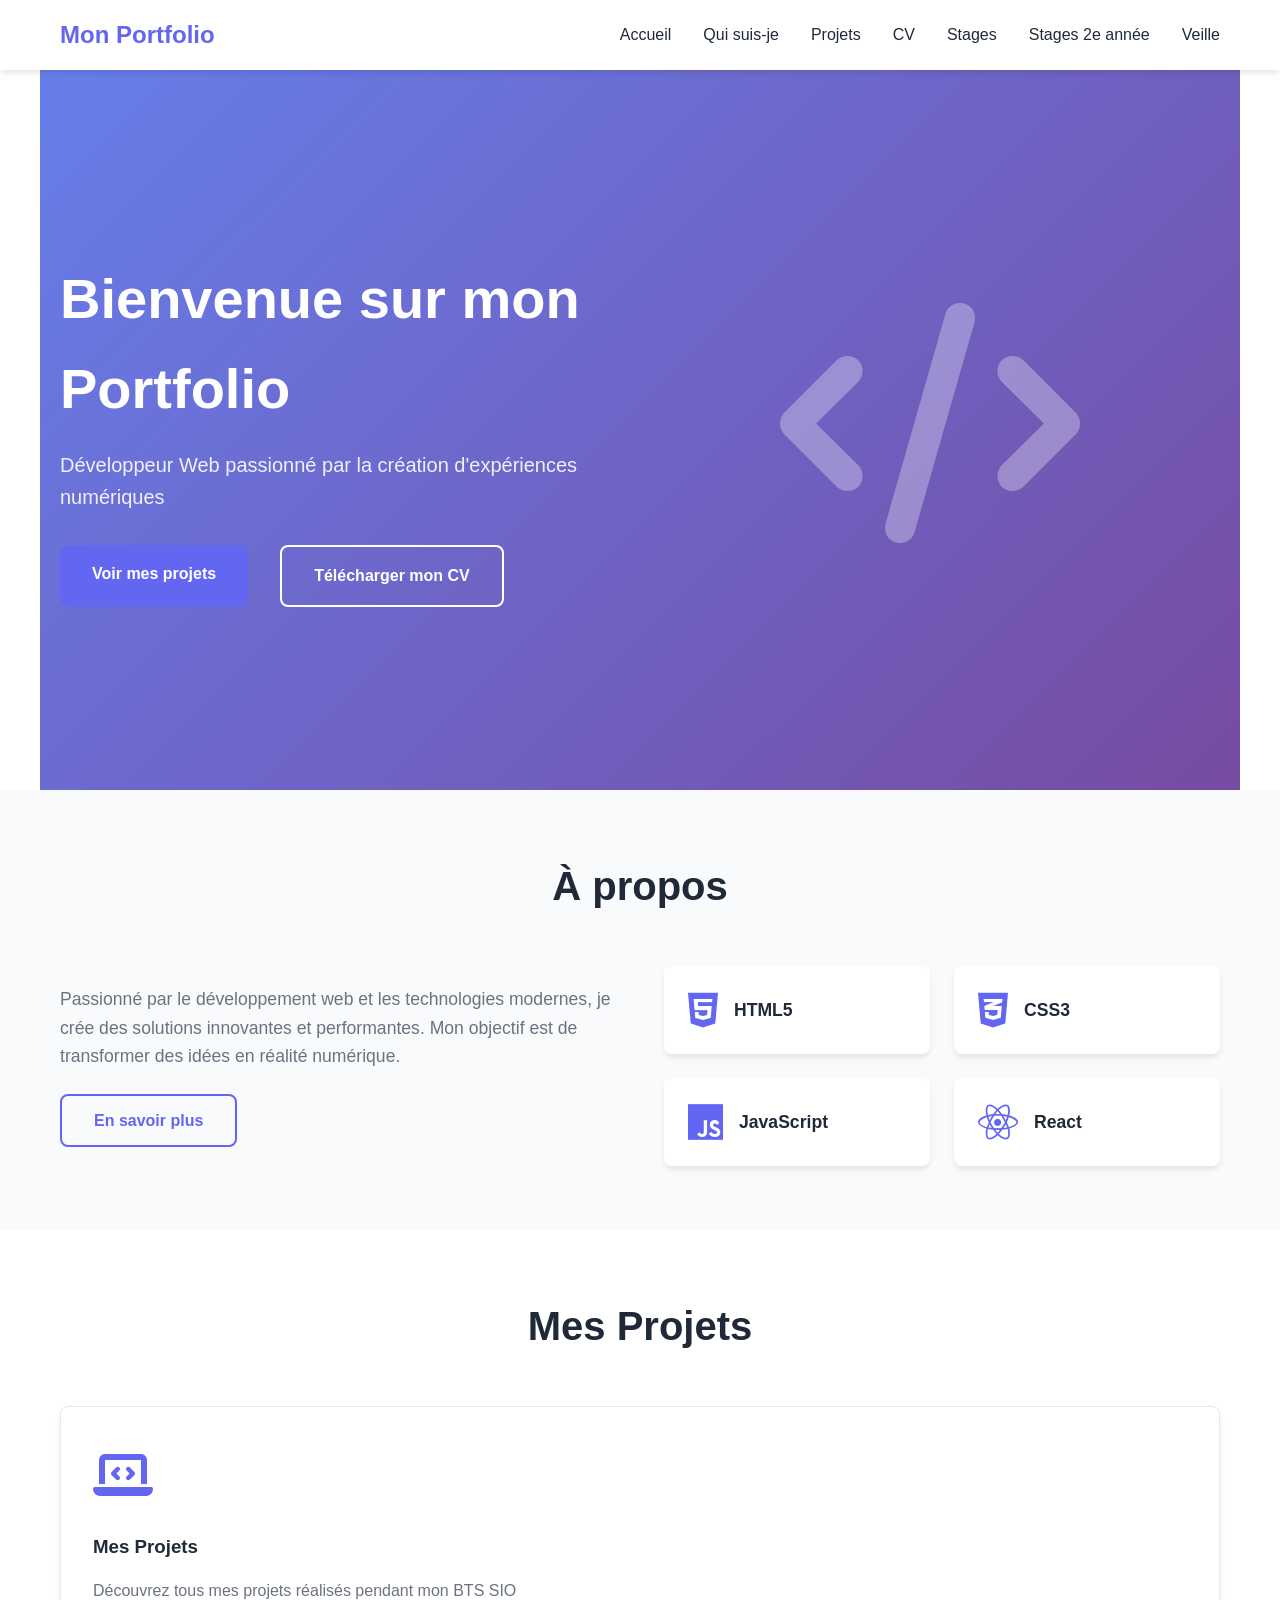
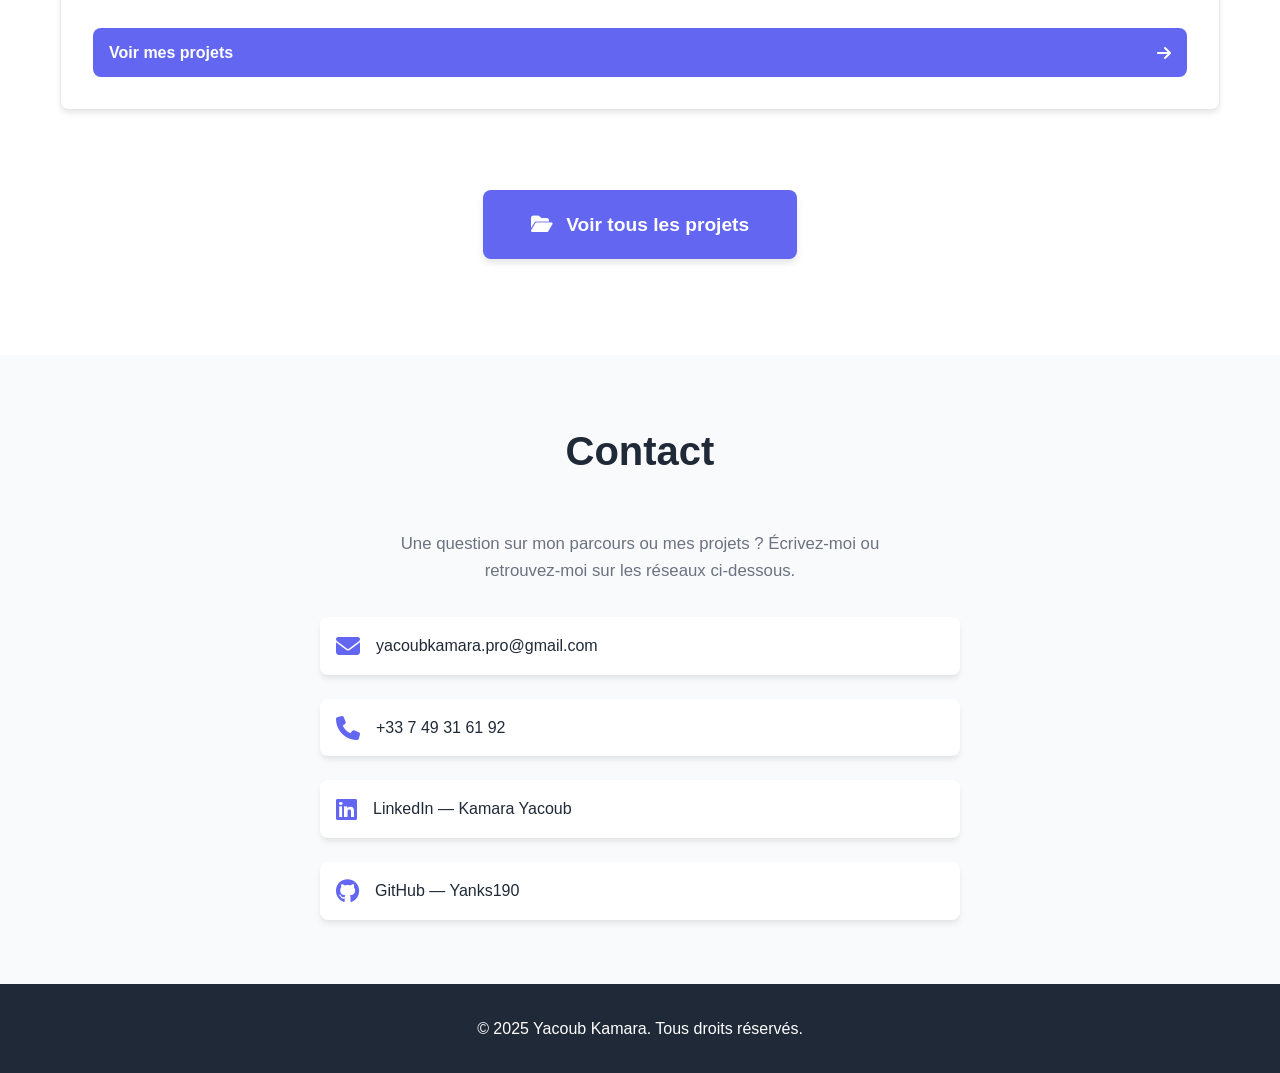
<file: index.html>
<!DOCTYPE html>
<html lang="fr">
<head>
    <meta charset="UTF-8">
    <meta name="viewport" content="width=device-width, initial-scale=1.0">
    <meta name="description" content="Portfolio professionnel - Développeur Web">
    <title>Portfolio - Accueil</title>
    <link rel="stylesheet" href="css/style.css">
    <link rel="stylesheet" href="https://cdnjs.cloudflare.com/ajax/libs/font-awesome/6.4.0/css/all.min.css">
</head>
<body>
    <!-- Navigation -->
    <div id="navbar-placeholder"></div>

    <!-- Hero Section -->
    <section class="hero">
        <div class="hero-content">
            <h1 class="hero-title">Bienvenue sur mon Portfolio</h1>
            <p class="hero-subtitle">Développeur Web passionné par la création d'expériences numériques</p>
            <div class="hero-buttons">
                <a href="projets.html" class="btn btn-primary" style="display: inline-block; padding: 1rem 2rem; background-color: #6366f1; color: white; text-decoration: none; border-radius: 0.5rem; font-weight: 600; margin-right: 1rem;">Voir mes projets</a>
                <a href="images/CV.pdf" download="CV.pdf" class="btn btn-secondary" style="display: inline-block; padding: 1rem 2rem; background-color: transparent; color: white; text-decoration: none; border: 2px solid white; border-radius: 0.5rem; font-weight: 600;">Télécharger mon CV</a>
            </div>
        </div>
        <div class="hero-image">
            <div class="hero-illustration">
                <i class="fas fa-code"></i>
            </div>
        </div>
    </section>

    <!-- About Section -->
    <section class="about" id="about">
        <div class="container">
            <h2 class="section-title">À propos</h2>
            <div class="about-content">
                <div class="about-text">
                    <p>
                        Passionné par le développement web et les technologies modernes, 
                        je crée des solutions innovantes et performantes. Mon objectif est 
                        de transformer des idées en réalité numérique.
                    </p>
                    <a href="quiestce.html" class="btn btn-outline">En savoir plus</a>
                </div>
                <div class="about-skills">
                    <div class="skill-item">
                        <i class="fab fa-html5"></i>
                        <span>HTML5</span>
                    </div>
                    <div class="skill-item">
                        <i class="fab fa-css3-alt"></i>
                        <span>CSS3</span>
                    </div>
                    <div class="skill-item">
                        <i class="fab fa-js"></i>
                        <span>JavaScript</span>
                    </div>
                    <div class="skill-item">
                        <i class="fab fa-react"></i>
                        <span>React</span>
                    </div>
                </div>
            </div>
        </div>
    </section>

    <!-- Projects Preview -->
    <section class="projects-preview" id="projects">
        <div class="container">
            <h2 class="section-title">Mes Projets</h2>
            <div class="projects-grid">
                <a href="projets.html" class="project-card-link">
                    <div class="project-card">
                        <div class="project-icon">
                            <i class="fas fa-laptop-code"></i>
                        </div>
                        <h3>Mes Projets</h3>
                        <p>Découvrez tous mes projets réalisés pendant mon BTS SIO</p>
                        <div class="project-link-btn" style="margin-top: auto; padding: 0.75rem 1rem; background-color: #6366f1; color: white; border-radius: 0.5rem; font-weight: 600; display: flex; align-items: center; justify-content: space-between;">
                            <span>Voir mes projets</span>
                            <i class="fas fa-arrow-right"></i>
                        </div>
                    </div>
                </a>
            </div>
            <div class="text-center" style="margin-top: 3rem; padding: 2rem 0;">
                <a href="projets.html" class="btn btn-primary" style="display: inline-block; font-size: 1.2rem; padding: 1.2rem 3rem; background-color: #6366f1; color: white; text-decoration: none; border-radius: 0.5rem; font-weight: 600; box-shadow: 0 4px 6px rgba(0,0,0,0.1);">
                    <i class="fas fa-folder-open" style="margin-right: 0.5rem;"></i>
                    Voir tous les projets
                </a>
            </div>
        </div>
    </section>

    <!-- Contact Section -->
    <section class="contact" id="contact">
        <div class="container">
            <h2 class="section-title">Contact</h2>
            <p class="contact-intro">Une question sur mon parcours ou mes projets ? Écrivez-moi ou retrouvez-moi sur les réseaux ci-dessous.</p>
            <div class="contact-content">
                <div class="contact-info">
                    <div class="contact-item">
                        <i class="fas fa-envelope"></i>
                        <a href="mailto:yacoubkamara.pro@gmail.com">yacoubkamara.pro@gmail.com</a>
                    </div>
                    <div class="contact-item">
                        <i class="fas fa-phone"></i>
                        <a href="tel:+33749316192">+33 7 49 31 61 92</a>
                    </div>
                    <div class="contact-item">
                        <i class="fab fa-linkedin"></i>
                        <a href="https://www.linkedin.com/in/yacoub-kamara/" target="_blank" rel="noopener noreferrer">LinkedIn — Kamara Yacoub</a>
                    </div>
                    <div class="contact-item">
                        <i class="fab fa-github"></i>
                        <a href="https://github.com/Yanks190" target="_blank" rel="noopener noreferrer">GitHub — Yanks190</a>
                    </div>
                </div>
            </div>
        </div>
    </section>

    <!-- Footer -->
    <footer class="footer">
        <div class="container">
            <p>&copy; 2025 Yacoub Kamara. Tous droits réservés.</p>
        </div>
    </footer>

    <script src="js/navbar.js"></script>
    <script src="js/main.js"></script>
</body>
</html>
</file>
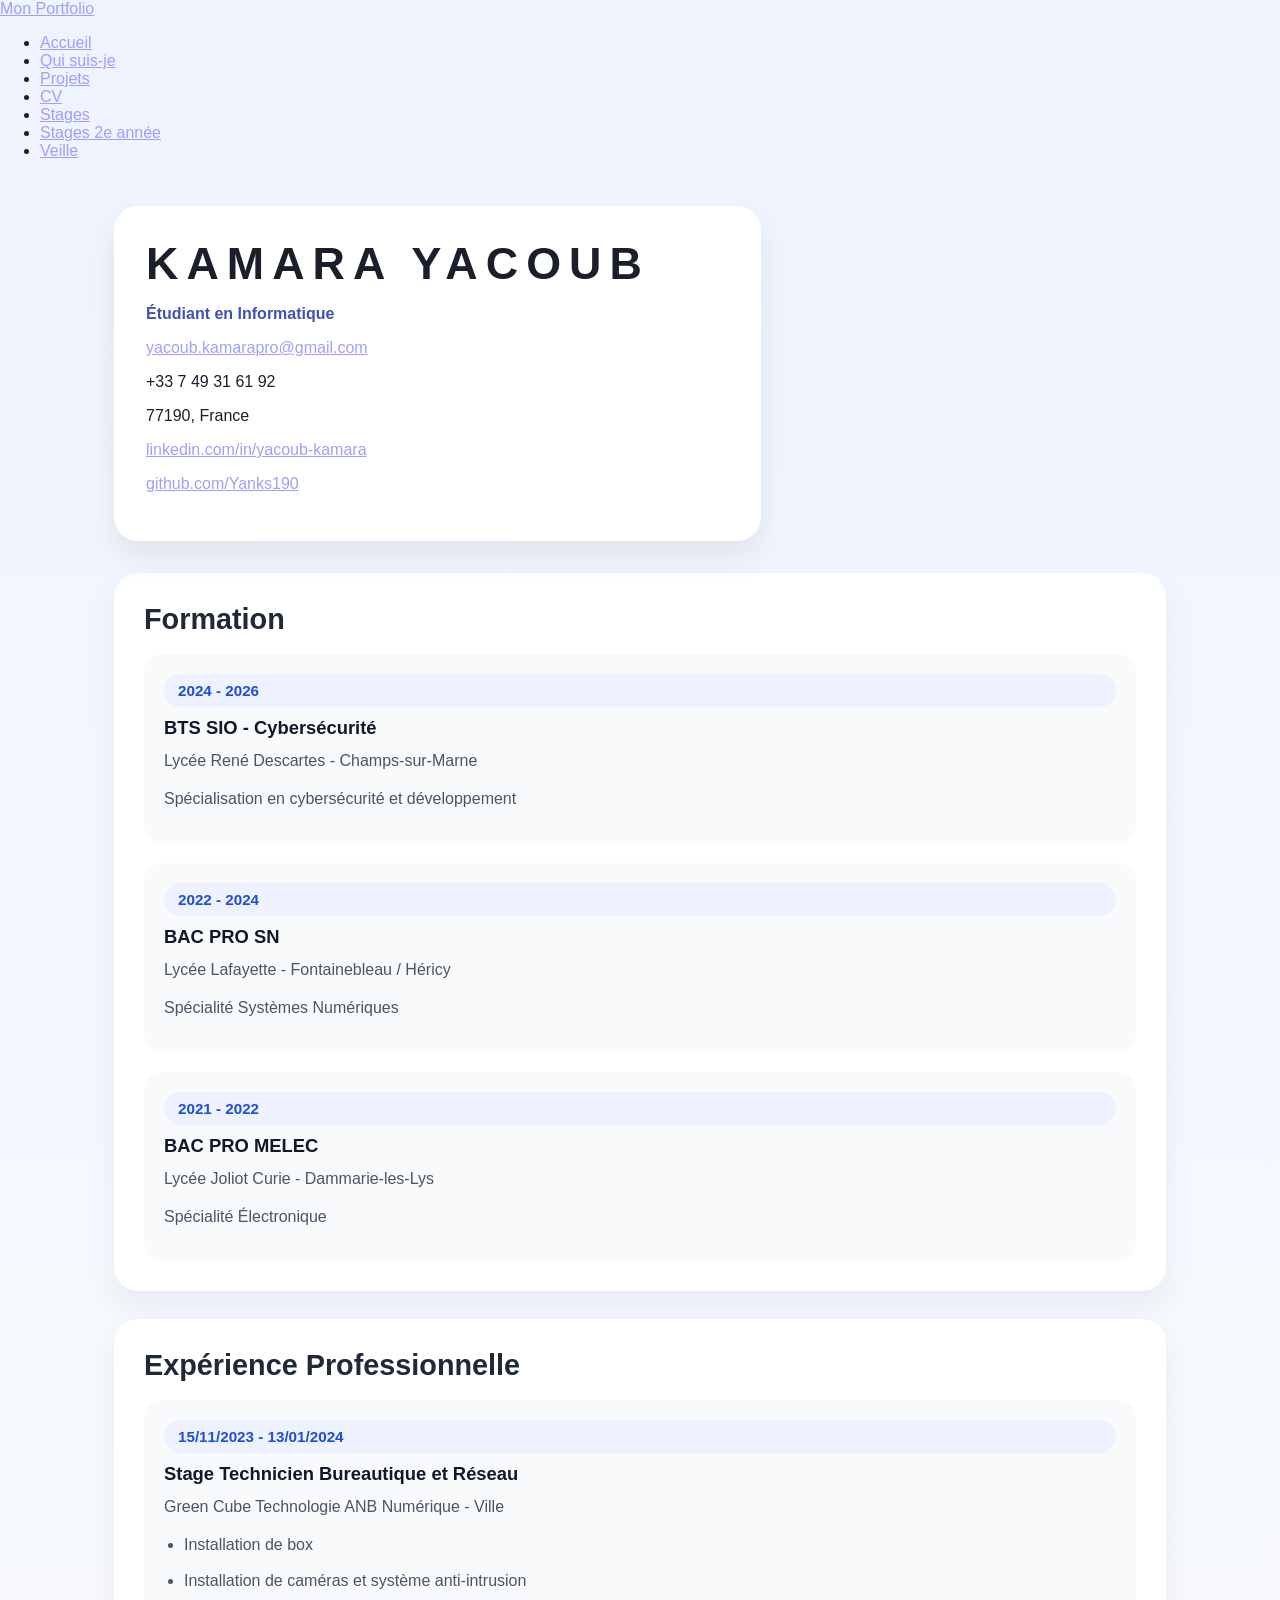
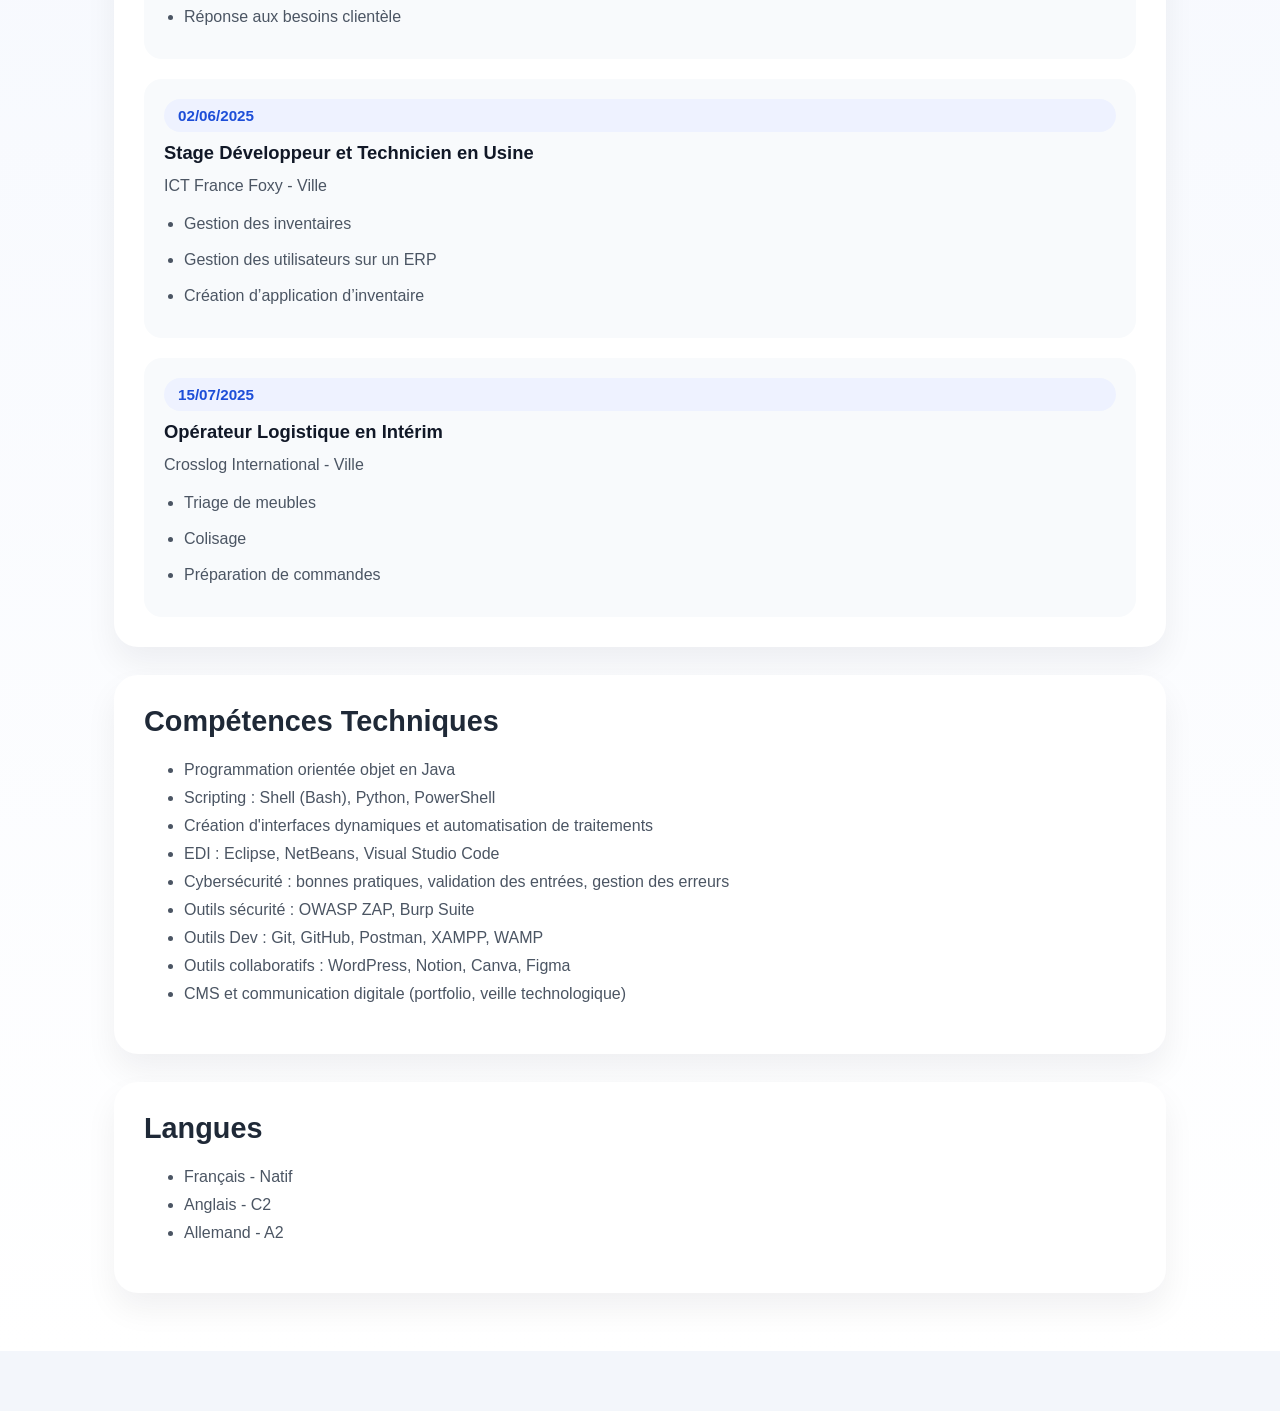
<file: cv.html>
<!DOCTYPE html>
<html lang="fr">
<head>
  <meta charset="UTF-8" />
  <meta name="viewport" content="width=device-width, initial-scale=1" />
  <title>CV - KAMARA Yacoub</title>
  <link rel="stylesheet" href="css/cv.css">
  <link rel="stylesheet" href="https://cdnjs.cloudflare.com/ajax/libs/font-awesome/6.4.0/css/all.min.css" integrity="sha512-p1CmS7D3TUA8iEOvV+lB9d9q3Z6A8EVwMO8+0jXqfJ0HdXoFk7cH/HeIn8sXK4j1nocjA3T4f6gM1kEO5zYGqQ==" crossorigin="anonymous" referrerpolicy="no-referrer" />
</head>
<body>
  <div id="navbar-placeholder"></div>
  <main class="cv-main" role="main">
    <header class="cv-hero">
      <div class="cv-intro">
        <h1>KAMARA Yacoub</h1>
        <p class="cv-subtitle">Étudiant en Informatique</p>
        <p><a href="mailto:yacoub.kamarapro@gmail.com">yacoub.kamarapro@gmail.com</a></p>
        <p>+33 7 49 31 61 92</p>
        <p>77190, France</p>
        <p><a href="https://www.linkedin.com/in/yacoub-kamara/" target="_blank">linkedin.com/in/yacoub-kamara</a></p>
        <p><a href="https://github.com/Yanks190" target="_blank">github.com/Yanks190</a></p>
      </div>
    </header>

    <section class="cv-section">
      <h2>Formation</h2>
      <div class="cv-timeline">
        <div class="cv-item">
          <span class="cv-date">2024 - 2026</span>
          <div>
            <h3>BTS SIO - Cybersécurité</h3>
            <p>Lycée René Descartes - Champs-sur-Marne</p>
            <p>Spécialisation en cybersécurité et développement</p>
          </div>
        </div>
        <div class="cv-item">
          <span class="cv-date">2022 - 2024</span>
          <div>
            <h3>BAC PRO SN</h3>
            <p>Lycée Lafayette - Fontainebleau / Héricy</p>
            <p>Spécialité Systèmes Numériques</p>
          </div>
        </div>
        <div class="cv-item">
          <span class="cv-date">2021 - 2022</span>
          <div>
            <h3>BAC PRO MELEC</h3>
            <p>Lycée Joliot Curie - Dammarie-les-Lys</p>
            <p>Spécialité Électronique</p>
          </div>
        </div>
      </div>
    </section>

    <section class="cv-section">
      <h2>Expérience Professionnelle</h2>
      <div class="cv-timeline">
        <div class="cv-item">
          <span class="cv-date">15/11/2023 - 13/01/2024</span>
          <div>
            <h3>Stage Technicien Bureautique et Réseau</h3>
            <p>Green Cube Technologie ANB Numérique - Ville</p>
            <ul>
              <li>Installation de box</li>
              <li>Installation de caméras et système anti-intrusion</li>
              <li>Réponse aux besoins clientèle</li>
            </ul>
          </div>
        </div>
        <div class="cv-item">
          <span class="cv-date">02/06/2025</span>
          <div>
            <h3>Stage Développeur et Technicien en Usine</h3>
            <p>ICT France Foxy - Ville</p>
            <ul>
              <li>Gestion des inventaires</li>
              <li>Gestion des utilisateurs sur un ERP</li>
              <li>Création d’application d’inventaire</li>
            </ul>
          </div>
        </div>
        <div class="cv-item">
          <span class="cv-date">15/07/2025</span>
          <div>
            <h3>Opérateur Logistique en Intérim</h3>
            <p>Crosslog International - Ville</p>
            <ul>
              <li>Triage de meubles</li>
              <li>Colisage</li>
              <li>Préparation de commandes</li>
            </ul>
          </div>
        </div>
      </div>
    </section>

    <section class="cv-section">
      <h2>Compétences Techniques</h2>
      <ul>
        <li>Programmation orientée objet en Java</li>
        <li>Scripting : Shell (Bash), Python, PowerShell</li>
        <li>Création d'interfaces dynamiques et automatisation de traitements</li>
        <li>EDI : Eclipse, NetBeans, Visual Studio Code</li>
        <li>Cybersécurité : bonnes pratiques, validation des entrées, gestion des erreurs</li>
        <li>Outils sécurité : OWASP ZAP, Burp Suite</li>
        <li>Outils Dev : Git, GitHub, Postman, XAMPP, WAMP</li>
        <li>Outils collaboratifs : WordPress, Notion, Canva, Figma</li>
        <li>CMS et communication digitale (portfolio, veille technologique)</li>
      </ul>
    </section>

    <section class="cv-section">
      <h2>Langues</h2>
      <ul>
        <li>Français - Natif</li>
        <li>Anglais - C2</li>
        <li>Allemand - A2</li>
      </ul>
    </section>

  </main>

  <script src="js/navbar.js"></script>
  <script src="js/main.js"></script>
</body>
</html>
</file>
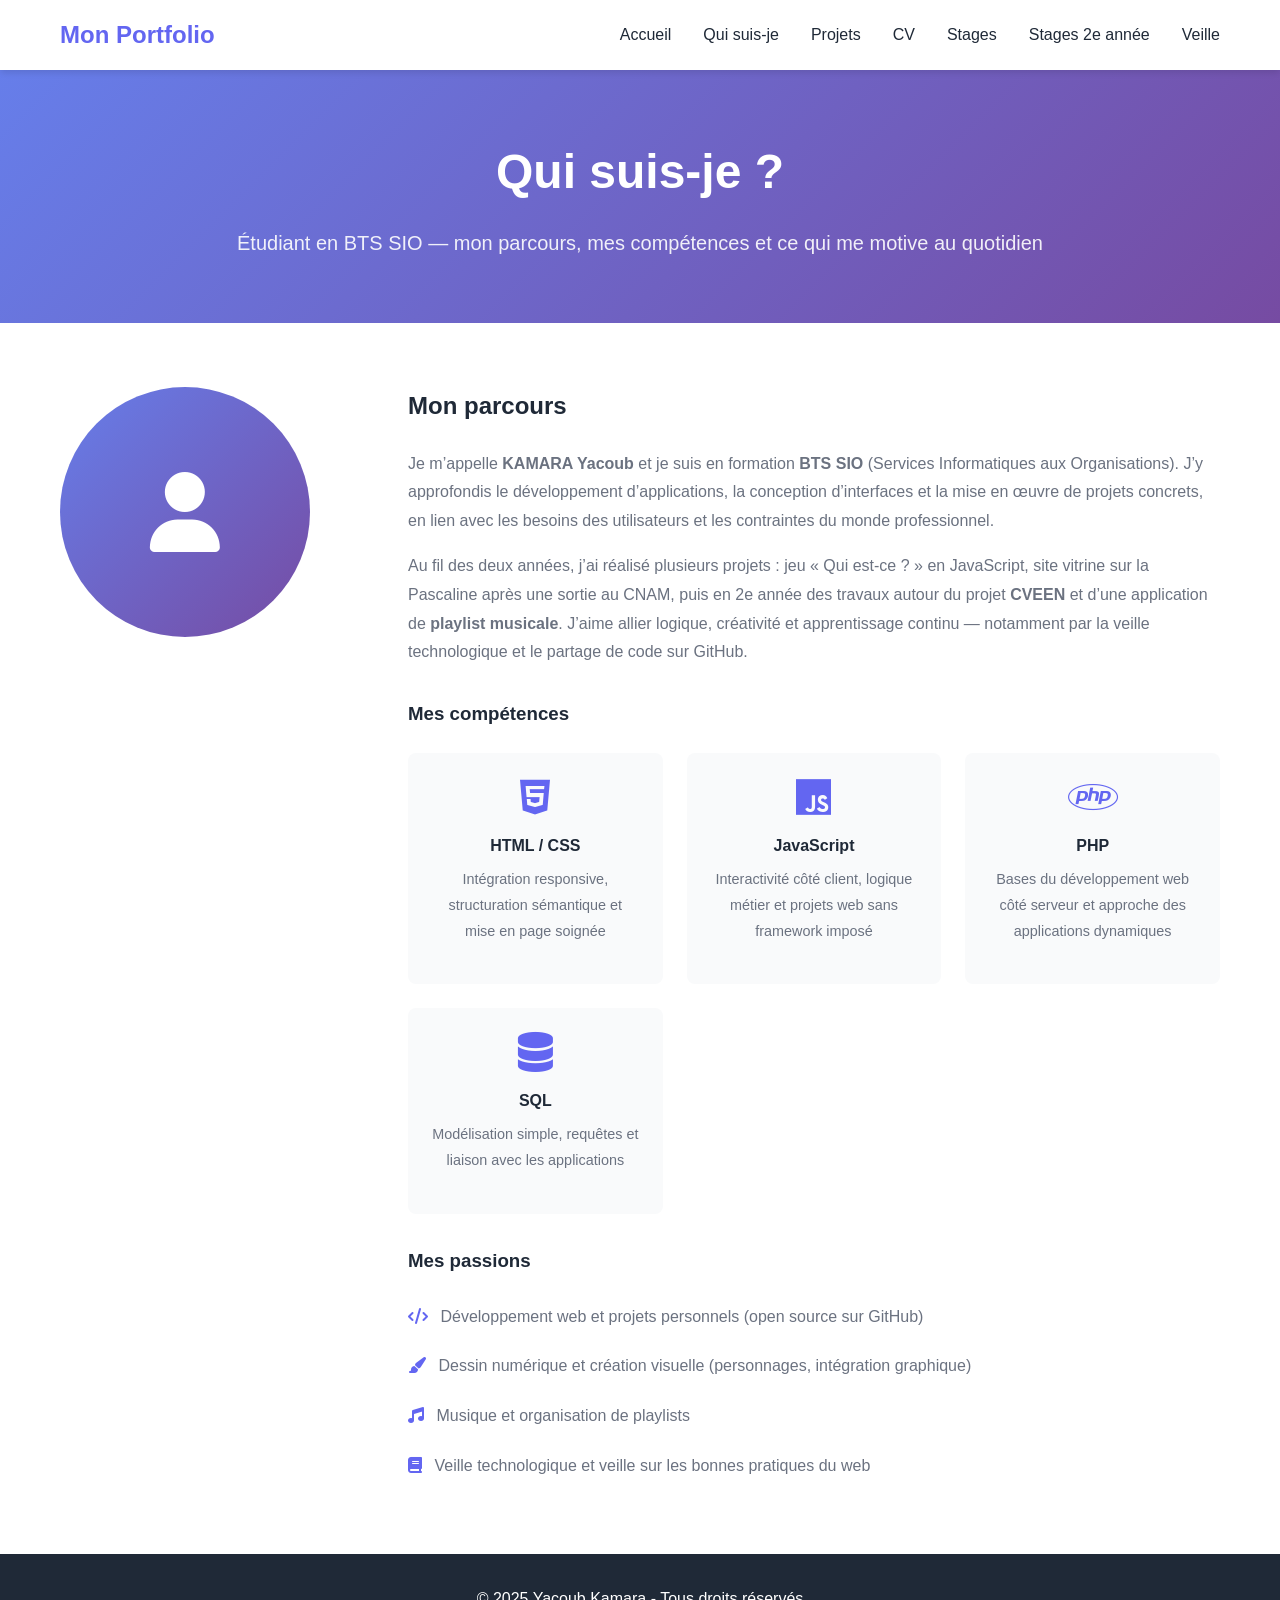
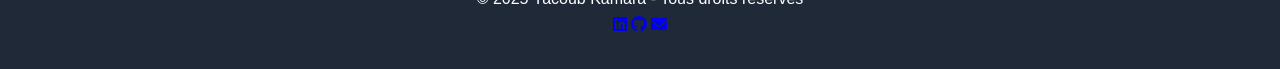
<file: quiestce.html>
<!DOCTYPE html>
<html lang="fr">
<head>
    <meta charset="UTF-8">
    <meta name="viewport" content="width=device-width, initial-scale=1.0">
    <meta name="description" content="Yacoub Kamara — parcours, compétences et passions">
    <title>Qui suis-je - Yacoub Kamara</title>
    <link rel="stylesheet" href="css/style.css">
    <link rel="stylesheet" href="https://cdnjs.cloudflare.com/ajax/libs/font-awesome/6.4.0/css/all.min.css">
</head>
<body>
    <!-- Navigation -->
    <div id="navbar-placeholder"></div>

    <!-- Page Header -->
    <section class="page-header">
        <div class="container">
            <h1>Qui suis-je ?</h1>
            <p>Étudiant en BTS SIO — mon parcours, mes compétences et ce qui me motive au quotidien</p>
        </div>
    </section>

    <!-- About Content -->
    <section class="about-page">
        <div class="container">
            <div class="about-layout">
                <div class="about-image">
                    <div class="profile-placeholder">
                        <i class="fas fa-user"></i>
                    </div>
                </div>
                <div class="about-details">
                    <h2>Mon parcours</h2>
                    <p>
                        Je m’appelle <strong>KAMARA Yacoub</strong> et je suis en formation <strong>BTS SIO</strong> (Services Informatiques aux Organisations).
                        J’y approfondis le développement d’applications, la conception d’interfaces et la mise en œuvre de projets concrets,
                        en lien avec les besoins des utilisateurs et les contraintes du monde professionnel.
                    </p>
                    <p>
                        Au fil des deux années, j’ai réalisé plusieurs projets : jeu « Qui est-ce ? » en JavaScript, site vitrine sur la Pascaline après une sortie au CNAM,
                        puis en 2e année des travaux autour du projet <strong>CVEEN</strong> et d’une application de <strong>playlist musicale</strong>.
                        J’aime allier logique, créativité et apprentissage continu — notamment par la veille technologique et le partage de code sur GitHub.
                    </p>

                    <h3>Mes compétences</h3>
                    <div class="skills-grid">
                        <div class="skill-card">
                            <i class="fab fa-html5"></i>
                            <h4>HTML / CSS</h4>
                            <p>Intégration responsive, structuration sémantique et mise en page soignée</p>
                        </div>
                        <div class="skill-card">
                            <i class="fab fa-js"></i>
                            <h4>JavaScript</h4>
                            <p>Interactivité côté client, logique métier et projets web sans framework imposé</p>
                        </div>
                        <div class="skill-card">
                            <i class="fab fa-php"></i>
                            <h4>PHP</h4>
                            <p>Bases du développement web côté serveur et approche des applications dynamiques</p>
                        </div>
                        <div class="skill-card">
                            <i class="fas fa-database"></i>
                            <h4>SQL</h4>
                            <p>Modélisation simple, requêtes et liaison avec les applications</p>
                        </div>
                    </div>

                    <h3>Mes passions</h3>
                    <ul class="passions-list">
                        <li><i class="fas fa-code"></i> Développement web et projets personnels (open source sur GitHub)</li>
                        <li><i class="fas fa-paint-brush"></i> Dessin numérique et création visuelle (personnages, intégration graphique)</li>
                        <li><i class="fas fa-music"></i> Musique et organisation de playlists</li>
                        <li><i class="fas fa-book"></i> Veille technologique et veille sur les bonnes pratiques du web</li>
                    </ul>
                </div>
            </div>
        </div>
    </section>

    <!-- Footer -->
    <footer class="footer">
        <p>&copy; 2025 Yacoub Kamara - Tous droits réservés</p>
        <div class="social-links">
            <a href="https://www.linkedin.com/in/yacoub-kamara/" target="_blank" rel="noopener noreferrer" aria-label="LinkedIn Kamara Yacoub"><i class="fab fa-linkedin"></i></a>
            <a href="https://github.com/Yanks190" target="_blank" rel="noopener noreferrer" aria-label="GitHub Yanks190"><i class="fab fa-github"></i></a>
            <a href="mailto:yacoubkamara.pro@gmail.com" aria-label="Email"><i class="fas fa-envelope"></i></a>
        </div>
    </footer>

    <script src="js/navbar.js"></script>
    <script src="js/main.js"></script>
</body>
</html>
</file>
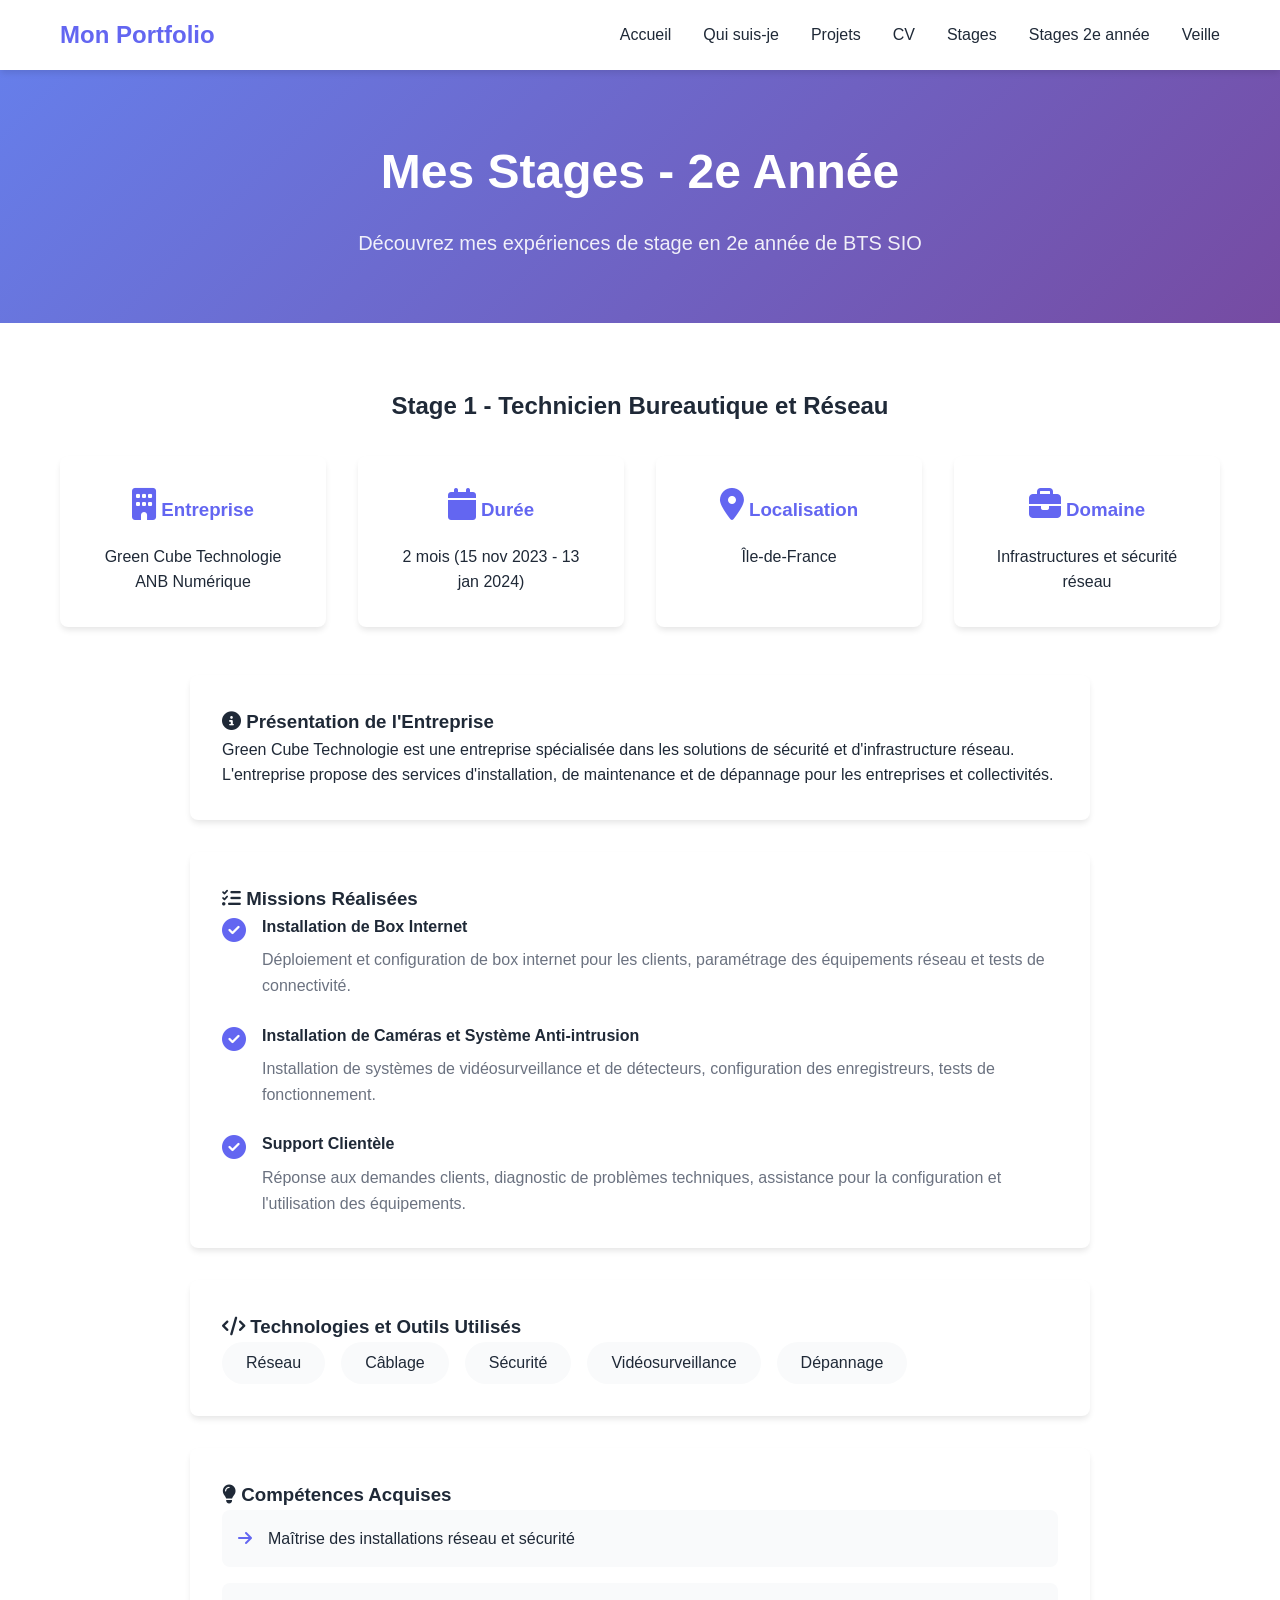
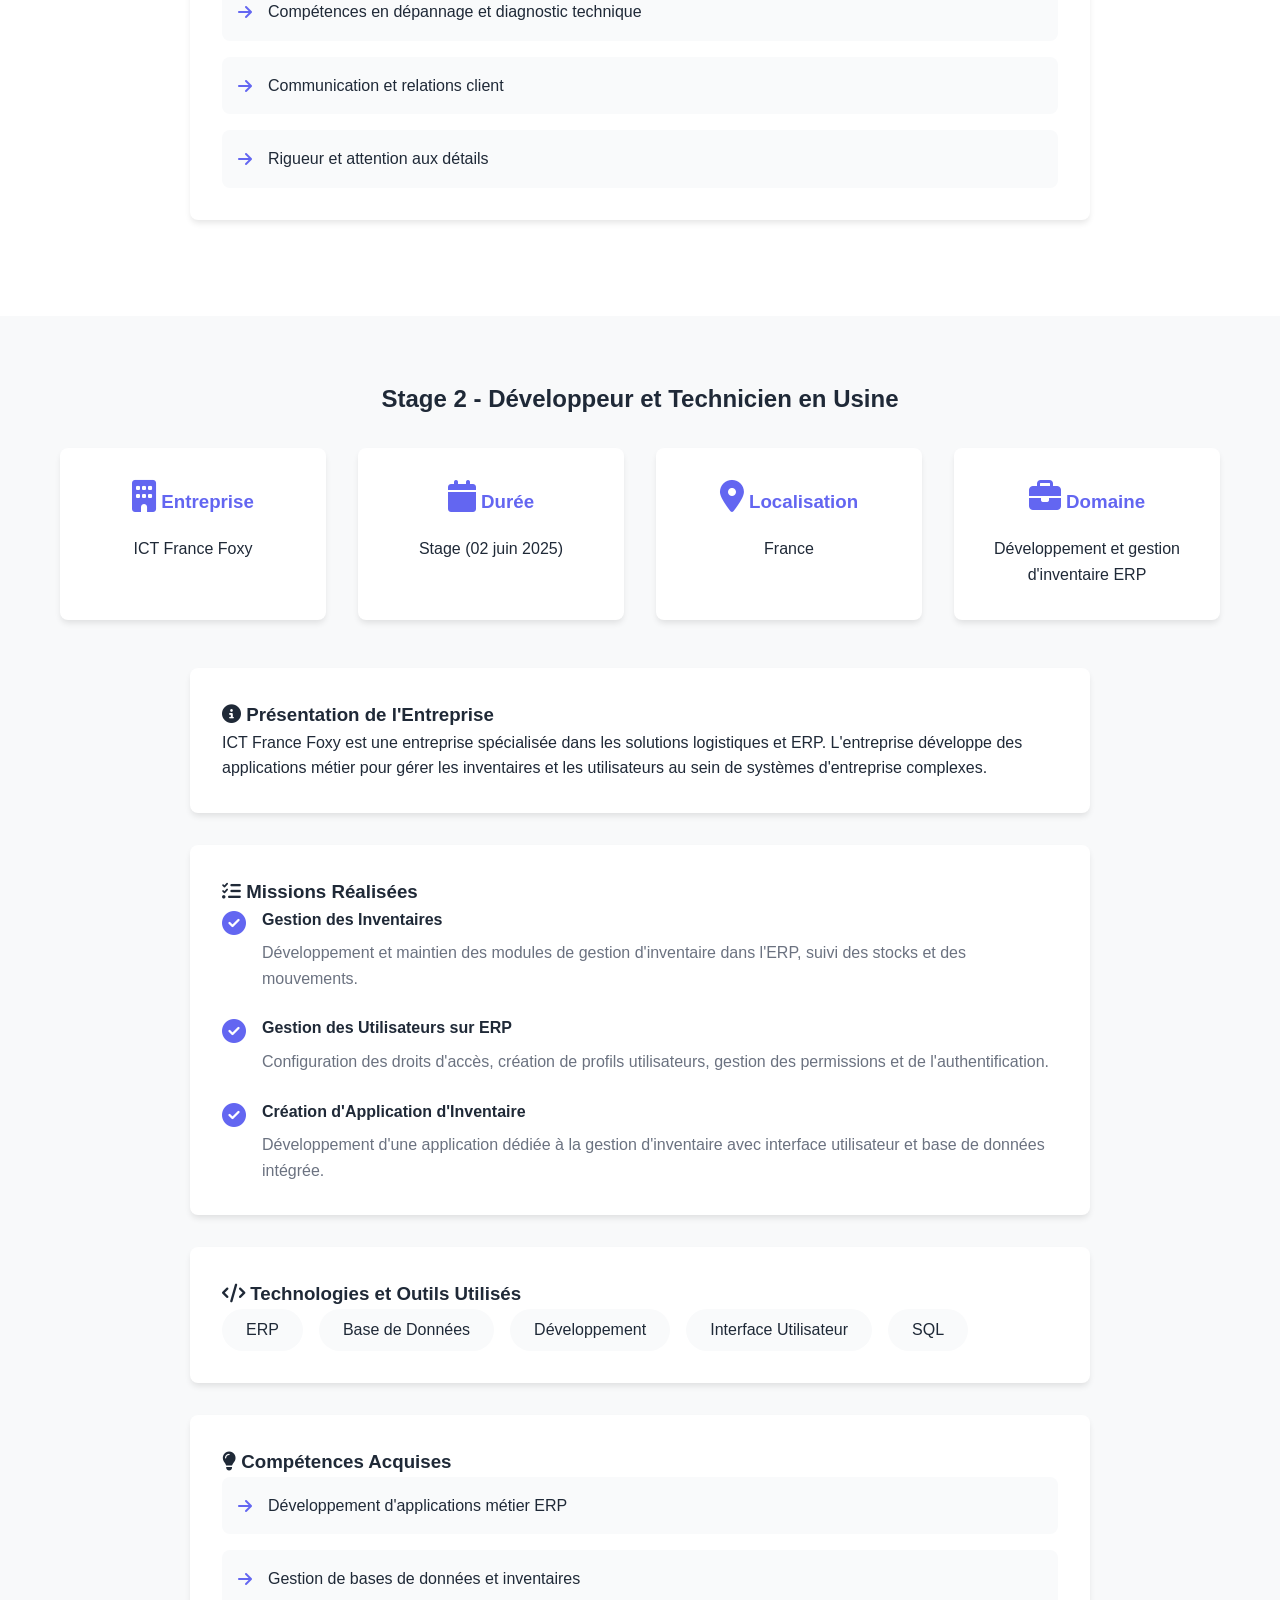
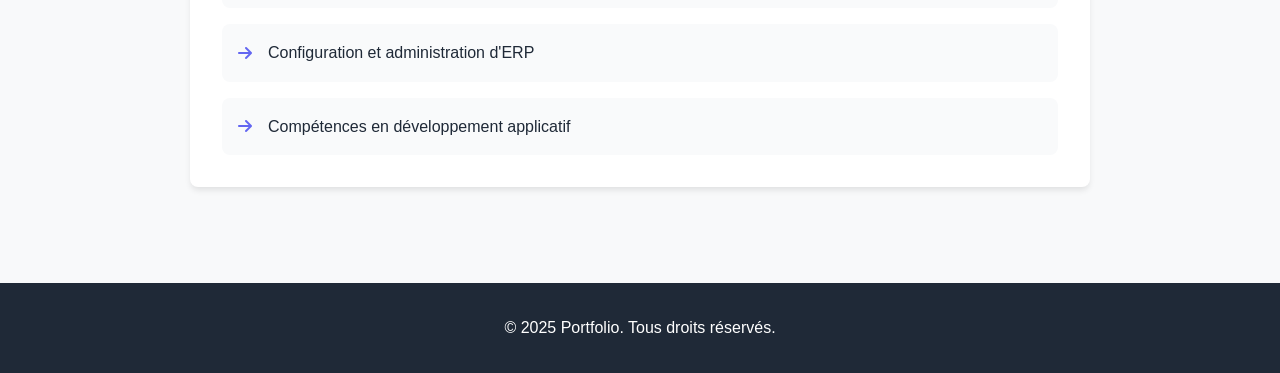
<file: stage-2eme-annee.html>
<!DOCTYPE html>
<html lang="fr">
<head>
    <meta charset="UTF-8">
    <meta name="viewport" content="width=device-width, initial-scale=1.0">
    <meta name="description" content="Stage 2e année - Portfolio">
    <title>Stage 2e Année - Portfolio</title>
    <link rel="stylesheet" href="css/style.css">
    <link rel="stylesheet" href="https://cdnjs.cloudflare.com/ajax/libs/font-awesome/6.4.0/css/all.min.css">
</head>
<body>
    <!-- Navigation -->
    <div id="navbar-placeholder"></div>

    <!-- Page Header -->
    <section class="page-header">
        <div class="container">
            <h1>Mes Stages - 2e Année</h1>
            <p>Découvrez mes expériences de stage en 2e année de BTS SIO</p>
        </div>
    </section>

    <!-- Stage 1 Content -->
    <section class="stage-section">
        <div class="container">
            <h2 style="text-align: center; margin-bottom: 30px;">Stage 1 - Technicien Bureautique et Réseau</h2>
            
            <div class="stage-overview">
                <div class="stage-info-card">
                    <h3><i class="fas fa-building"></i> Entreprise</h3>
                    <p>Green Cube Technologie ANB Numérique</p>
                </div>
                <div class="stage-info-card">
                    <h3><i class="fas fa-calendar"></i> Durée</h3>
                    <p>2 mois (15 nov 2023 - 13 jan 2024)</p>
                </div>
                <div class="stage-info-card">
                    <h3><i class="fas fa-map-marker-alt"></i> Localisation</h3>
                    <p>Île-de-France</p>
                </div>
                <div class="stage-info-card">
                    <h3><i class="fas fa-briefcase"></i> Domaine</h3>
                    <p>Infrastructures et sécurité réseau</p>
                </div>
            </div>

            <div class="stage-content">
                <div class="stage-section-item">
                    <h3><i class="fas fa-info-circle"></i> Présentation de l'Entreprise</h3>
                    <p>
                        Green Cube Technologie est une entreprise spécialisée dans les solutions de sécurité 
                        et d'infrastructure réseau. L'entreprise propose des services d'installation, de maintenance 
                        et de dépannage pour les entreprises et collectivités.
                    </p>
                </div>

                <div class="stage-section-item">
                    <h3><i class="fas fa-tasks"></i> Missions Réalisées</h3>
                    <div class="missions-list">
                        <div class="mission-item">
                            <i class="fas fa-check-circle"></i>
                            <div>
                                <h4>Installation de Box Internet</h4>
                                <p>Déploiement et configuration de box internet pour les clients, paramétrage des équipements réseau et tests de connectivité.</p>
                            </div>
                        </div>
                        <div class="mission-item">
                            <i class="fas fa-check-circle"></i>
                            <div>
                                <h4>Installation de Caméras et Système Anti-intrusion</h4>
                                <p>Installation de systèmes de vidéosurveillance et de détecteurs, configuration des enregistreurs, tests de fonctionnement.</p>
                            </div>
                        </div>
                        <div class="mission-item">
                            <i class="fas fa-check-circle"></i>
                            <div>
                                <h4>Support Clientèle</h4>
                                <p>Réponse aux demandes clients, diagnostic de problèmes techniques, assistance pour la configuration et l'utilisation des équipements.</p>
                            </div>
                        </div>
                    </div>
                </div>

                <div class="stage-section-item">
                    <h3><i class="fas fa-code"></i> Technologies et Outils Utilisés</h3>
                    <div class="tech-tags">
                        <span class="tech-tag">Réseau</span>
                        <span class="tech-tag">Câblage</span>
                        <span class="tech-tag">Sécurité</span>
                        <span class="tech-tag">Vidéosurveillance</span>
                        <span class="tech-tag">Dépannage</span>
                    </div>
                </div>

                <div class="stage-section-item">
                    <h3><i class="fas fa-lightbulb"></i> Compétences Acquises</h3>
                    <div class="skills-acquired">
                        <div class="skill-acquired-item">
                            <i class="fas fa-arrow-right"></i>
                            <span>Maîtrise des installations réseau et sécurité</span>
                        </div>
                        <div class="skill-acquired-item">
                            <i class="fas fa-arrow-right"></i>
                            <span>Compétences en dépannage et diagnostic technique</span>
                        </div>
                        <div class="skill-acquired-item">
                            <i class="fas fa-arrow-right"></i>
                            <span>Communication et relations client</span>
                        </div>
                        <div class="skill-acquired-item">
                            <i class="fas fa-arrow-right"></i>
                            <span>Rigueur et attention aux détails</span>
                        </div>
                    </div>
                </div>
            </div>
        </div>
    </section>

    <!-- Stage 2 Content -->
    <section class="stage-section" style="background-color: #f8f9fa;">
        <div class="container">
            <h2 style="text-align: center; margin-bottom: 30px;">Stage 2 - Développeur et Technicien en Usine</h2>
            
            <div class="stage-overview">
                <div class="stage-info-card">
                    <h3><i class="fas fa-building"></i> Entreprise</h3>
                    <p>ICT France Foxy</p>
                </div>
                <div class="stage-info-card">
                    <h3><i class="fas fa-calendar"></i> Durée</h3>
                    <p>Stage (02 juin 2025)</p>
                </div>
                <div class="stage-info-card">
                    <h3><i class="fas fa-map-marker-alt"></i> Localisation</h3>
                    <p>France</p>
                </div>
                <div class="stage-info-card">
                    <h3><i class="fas fa-briefcase"></i> Domaine</h3>
                    <p>Développement et gestion d'inventaire ERP</p>
                </div>
            </div>

            <div class="stage-content">
                <div class="stage-section-item">
                    <h3><i class="fas fa-info-circle"></i> Présentation de l'Entreprise</h3>
                    <p>
                        ICT France Foxy est une entreprise spécialisée dans les solutions logistiques et ERP. 
                        L'entreprise développe des applications métier pour gérer les inventaires et les utilisateurs 
                        au sein de systèmes d'entreprise complexes.
                    </p>
                </div>

                <div class="stage-section-item">
                    <h3><i class="fas fa-tasks"></i> Missions Réalisées</h3>
                    <div class="missions-list">
                        <div class="mission-item">
                            <i class="fas fa-check-circle"></i>
                            <div>
                                <h4>Gestion des Inventaires</h4>
                                <p>Développement et maintien des modules de gestion d'inventaire dans l'ERP, suivi des stocks et des mouvements.</p>
                            </div>
                        </div>
                        <div class="mission-item">
                            <i class="fas fa-check-circle"></i>
                            <div>
                                <h4>Gestion des Utilisateurs sur ERP</h4>
                                <p>Configuration des droits d'accès, création de profils utilisateurs, gestion des permissions et de l'authentification.</p>
                            </div>
                        </div>
                        <div class="mission-item">
                            <i class="fas fa-check-circle"></i>
                            <div>
                                <h4>Création d'Application d'Inventaire</h4>
                                <p>Développement d'une application dédiée à la gestion d'inventaire avec interface utilisateur et base de données intégrée.</p>
                            </div>
                        </div>
                    </div>
                </div>

                <div class="stage-section-item">
                    <h3><i class="fas fa-code"></i> Technologies et Outils Utilisés</h3>
                    <div class="tech-tags">
                        <span class="tech-tag">ERP</span>
                        <span class="tech-tag">Base de Données</span>
                        <span class="tech-tag">Développement</span>
                        <span class="tech-tag">Interface Utilisateur</span>
                        <span class="tech-tag">SQL</span>
                    </div>
                </div>

                <div class="stage-section-item">
                    <h3><i class="fas fa-lightbulb"></i> Compétences Acquises</h3>
                    <div class="skills-acquired">
                        <div class="skill-acquired-item">
                            <i class="fas fa-arrow-right"></i>
                            <span>Développement d'applications métier ERP</span>
                        </div>
                        <div class="skill-acquired-item">
                            <i class="fas fa-arrow-right"></i>
                            <span>Gestion de bases de données et inventaires</span>
                        </div>
                        <div class="skill-acquired-item">
                            <i class="fas fa-arrow-right"></i>
                            <span>Configuration et administration d'ERP</span>
                        </div>
                        <div class="skill-acquired-item">
                            <i class="fas fa-arrow-right"></i>
                            <span>Compétences en développement applicatif</span>
                        </div>
                    </div>
                </div>
            </div>
        </div>
    </section>

    <!-- Footer -->
    <footer class="footer">
        <div class="container">
            <p>&copy; 2025 Portfolio. Tous droits réservés.</p>
        </div>
    </footer>

    <script src="js/navbar.js"></script>
    <script src="js/main.js"></script>
</body>
</html>
</file>
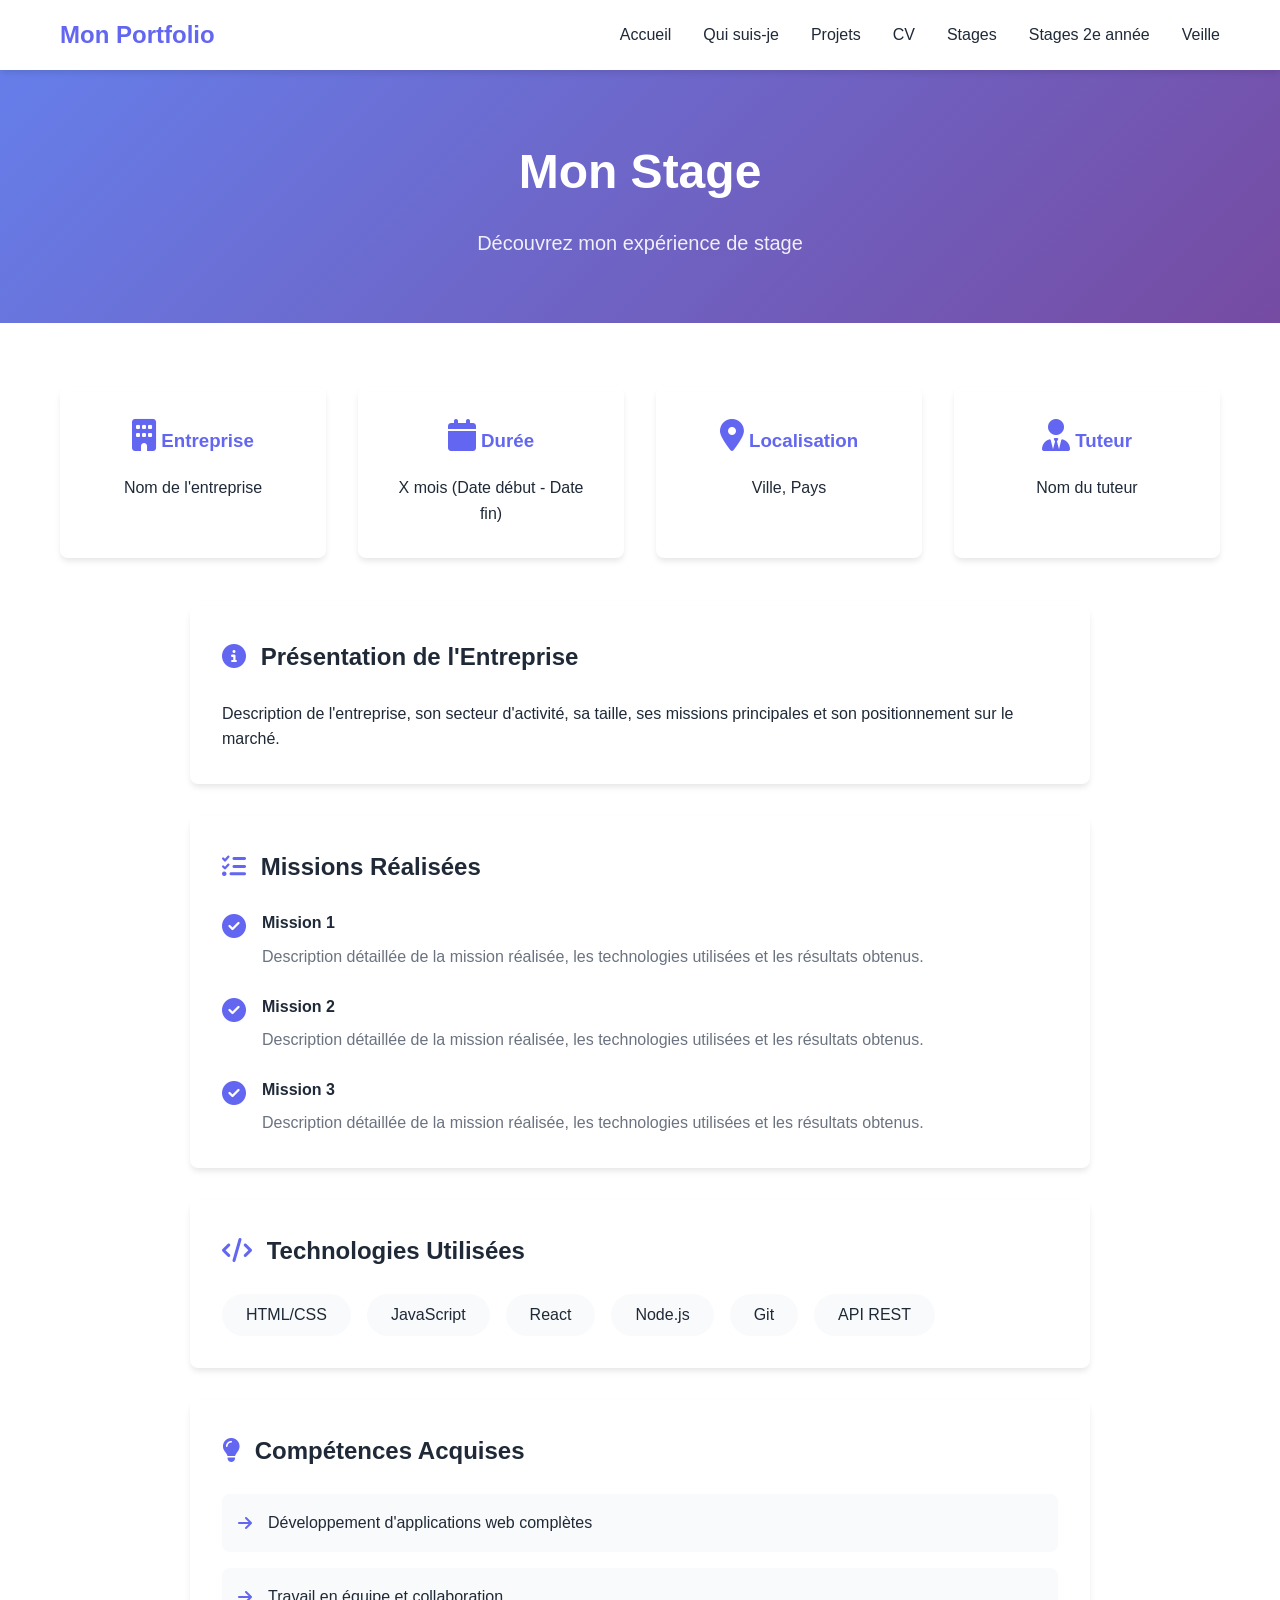
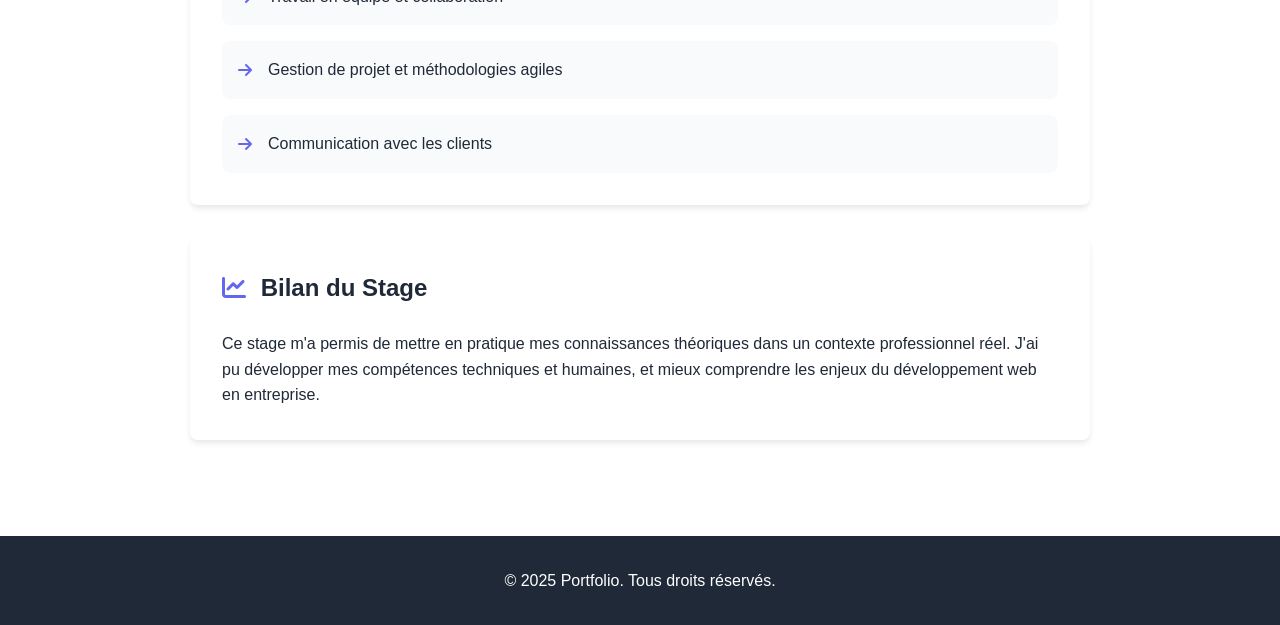
<file: stage.html>
<!DOCTYPE html>
<html lang="fr">
<head>
    <meta charset="UTF-8">
    <meta name="viewport" content="width=device-width, initial-scale=1.0">
    <meta name="description" content="Stage - Portfolio">
    <title>Stage - Portfolio</title>
    <link rel="stylesheet" href="css/style.css">
    <link rel="stylesheet" href="https://cdnjs.cloudflare.com/ajax/libs/font-awesome/6.4.0/css/all.min.css">
</head>
<body>
    <!-- Navigation -->
    <div id="navbar-placeholder"></div>

    <!-- Page Header -->
    <section class="page-header">
        <div class="container">
            <h1>Mon Stage</h1>
            <p>Découvrez mon expérience de stage</p>
        </div>
    </section>

    <!-- Stage Content -->
    <section class="stage-section">
        <div class="container">
            <div class="stage-overview">
                <div class="stage-info-card">
                    <h3><i class="fas fa-building"></i> Entreprise</h3>
                    <p>Nom de l'entreprise</p>
                </div>
                <div class="stage-info-card">
                    <h3><i class="fas fa-calendar"></i> Durée</h3>
                    <p>X mois (Date début - Date fin)</p>
                </div>
                <div class="stage-info-card">
                    <h3><i class="fas fa-map-marker-alt"></i> Localisation</h3>
                    <p>Ville, Pays</p>
                </div>
                <div class="stage-info-card">
                    <h3><i class="fas fa-user-tie"></i> Tuteur</h3>
                    <p>Nom du tuteur</p>
                </div>
            </div>

            <div class="stage-content">
                <div class="stage-section-item">
                    <h2><i class="fas fa-info-circle"></i> Présentation de l'Entreprise</h2>
                    <p>
                        Description de l'entreprise, son secteur d'activité, sa taille, 
                        ses missions principales et son positionnement sur le marché.
                    </p>
                </div>

                <div class="stage-section-item">
                    <h2><i class="fas fa-tasks"></i> Missions Réalisées</h2>
                    <div class="missions-list">
                        <div class="mission-item">
                            <i class="fas fa-check-circle"></i>
                            <div>
                                <h4>Mission 1</h4>
                                <p>Description détaillée de la mission réalisée, les technologies utilisées et les résultats obtenus.</p>
                            </div>
                        </div>
                        <div class="mission-item">
                            <i class="fas fa-check-circle"></i>
                            <div>
                                <h4>Mission 2</h4>
                                <p>Description détaillée de la mission réalisée, les technologies utilisées et les résultats obtenus.</p>
                            </div>
                        </div>
                        <div class="mission-item">
                            <i class="fas fa-check-circle"></i>
                            <div>
                                <h4>Mission 3</h4>
                                <p>Description détaillée de la mission réalisée, les technologies utilisées et les résultats obtenus.</p>
                            </div>
                        </div>
                    </div>
                </div>

                <div class="stage-section-item">
                    <h2><i class="fas fa-code"></i> Technologies Utilisées</h2>
                    <div class="tech-tags">
                        <span class="tech-tag">HTML/CSS</span>
                        <span class="tech-tag">JavaScript</span>
                        <span class="tech-tag">React</span>
                        <span class="tech-tag">Node.js</span>
                        <span class="tech-tag">Git</span>
                        <span class="tech-tag">API REST</span>
                    </div>
                </div>

                <div class="stage-section-item">
                    <h2><i class="fas fa-lightbulb"></i> Compétences Acquises</h2>
                    <div class="skills-acquired">
                        <div class="skill-acquired-item">
                            <i class="fas fa-arrow-right"></i>
                            <span>Développement d'applications web complètes</span>
                        </div>
                        <div class="skill-acquired-item">
                            <i class="fas fa-arrow-right"></i>
                            <span>Travail en équipe et collaboration</span>
                        </div>
                        <div class="skill-acquired-item">
                            <i class="fas fa-arrow-right"></i>
                            <span>Gestion de projet et méthodologies agiles</span>
                        </div>
                        <div class="skill-acquired-item">
                            <i class="fas fa-arrow-right"></i>
                            <span>Communication avec les clients</span>
                        </div>
                    </div>
                </div>

                <div class="stage-section-item">
                    <h2><i class="fas fa-chart-line"></i> Bilan du Stage</h2>
                    <p>
                        Ce stage m'a permis de mettre en pratique mes connaissances théoriques 
                        dans un contexte professionnel réel. J'ai pu développer mes compétences 
                        techniques et humaines, et mieux comprendre les enjeux du développement web 
                        en entreprise.
                    </p>
                </div>
            </div>
        </div>
    </section>

    <!-- Footer -->
    <footer class="footer">
        <div class="container">
            <p>&copy; 2025 Portfolio. Tous droits réservés.</p>
        </div>
    </footer>

    <script src="js/navbar.js"></script>
    <script src="js/main.js"></script>
</body>
</html>
</file>
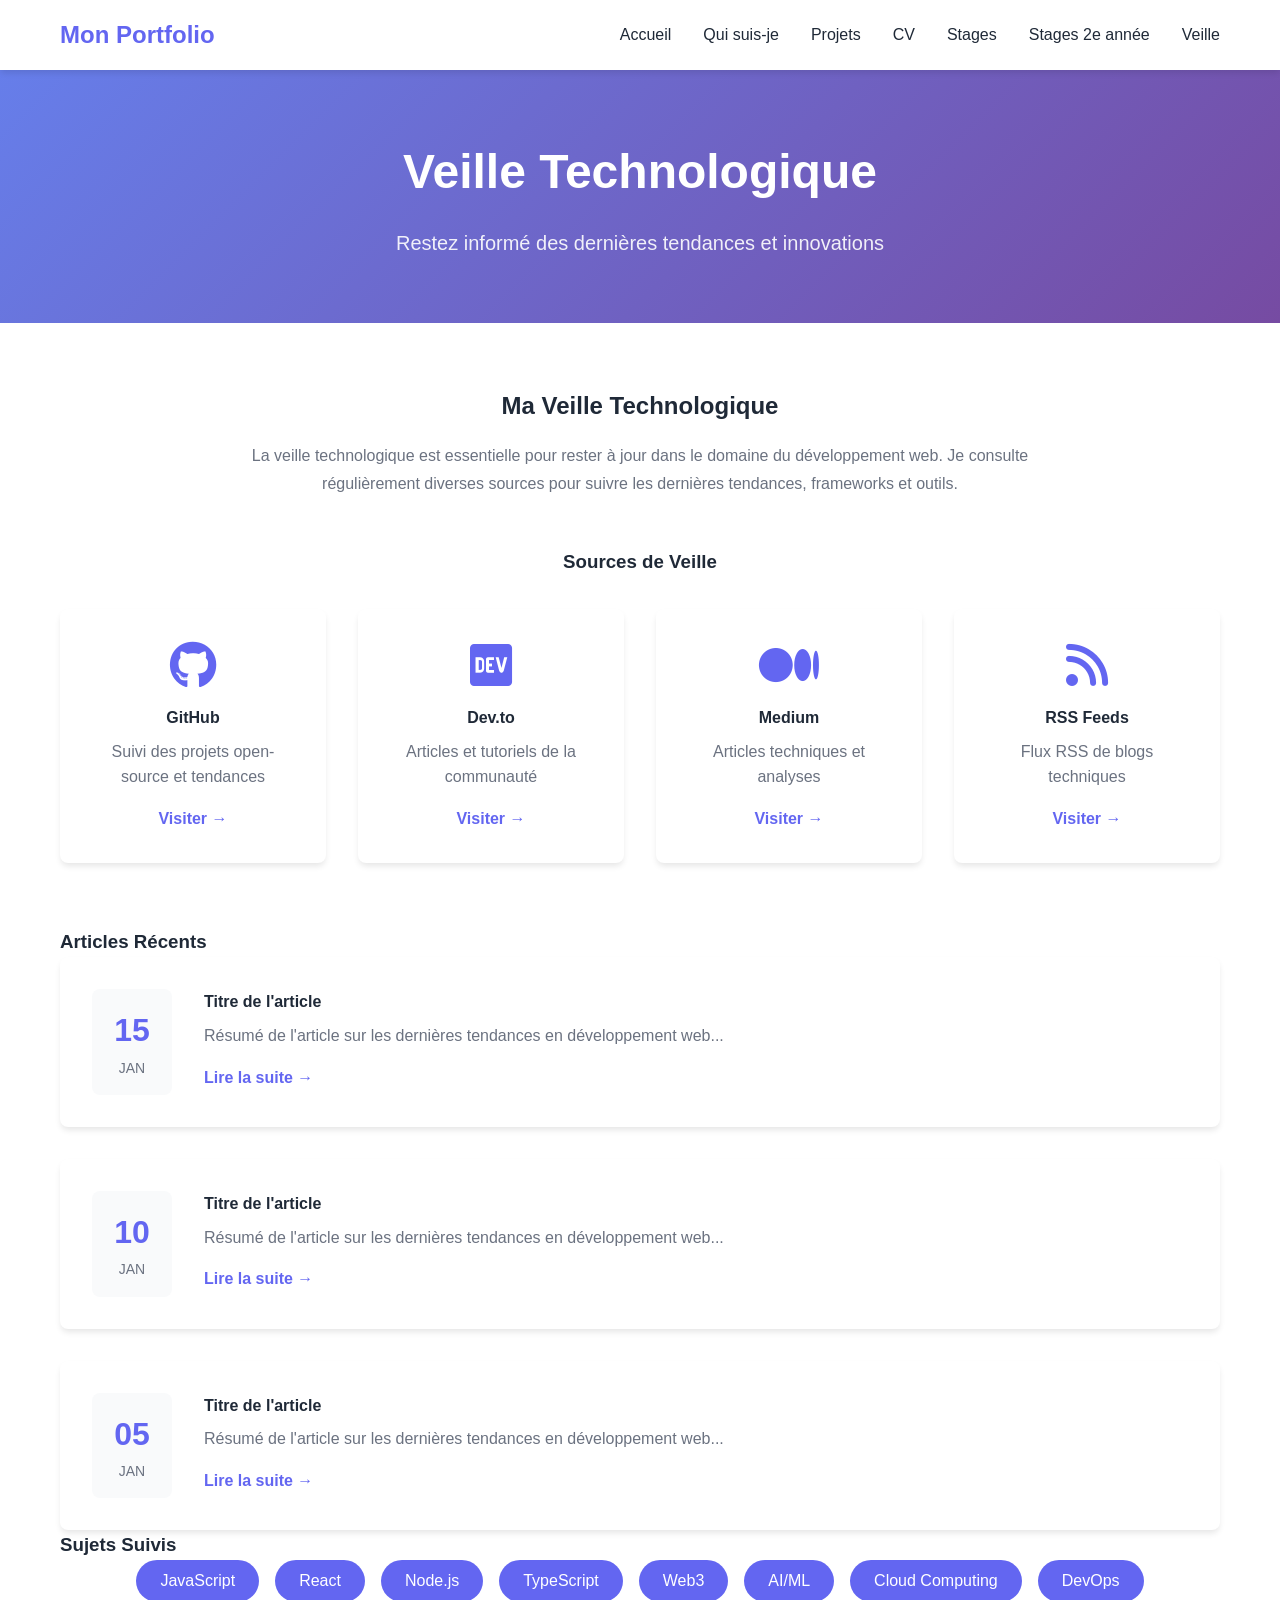
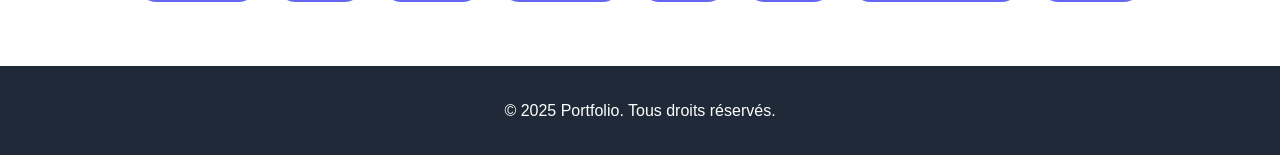
<file: veille.html>
<!DOCTYPE html>
<html lang="fr">
<head>
    <meta charset="UTF-8">
    <meta name="viewport" content="width=device-width, initial-scale=1.0">
    <meta name="description" content="Veille technologique - Portfolio">
    <title>Veille Technologique - Portfolio</title>
    <link rel="stylesheet" href="css/style.css">
    <link rel="stylesheet" href="https://cdnjs.cloudflare.com/ajax/libs/font-awesome/6.4.0/css/all.min.css">
</head>
<body>
    <!-- Navigation -->
    <div id="navbar-placeholder"></div>

    <!-- Page Header -->
    <section class="page-header">
        <div class="container">
            <h1>Veille Technologique</h1>
            <p>Restez informé des dernières tendances et innovations</p>
        </div>
    </section>

    <!-- Veille Content -->
    <section class="veille-section">
        <div class="container">
            <div class="veille-intro">
                <h2>Ma Veille Technologique</h2>
                <p>
                    La veille technologique est essentielle pour rester à jour dans le domaine 
                    du développement web. Je consulte régulièrement diverses sources pour suivre 
                    les dernières tendances, frameworks et outils.
                </p>
            </div>

            <div class="veille-sources">
                <h3>Sources de Veille</h3>
                <div class="sources-grid">
                    <div class="source-card">
                        <i class="fab fa-github"></i>
                        <h4>GitHub</h4>
                        <p>Suivi des projets open-source et tendances</p>
                        <a href="https://github.com/trending" target="_blank">Visiter →</a>
                    </div>
                    <div class="source-card">
                        <i class="fab fa-dev"></i>
                        <h4>Dev.to</h4>
                        <p>Articles et tutoriels de la communauté</p>
                        <a href="https://dev.to" target="_blank">Visiter →</a>
                    </div>
                    <div class="source-card">
                        <i class="fab fa-medium"></i>
                        <h4>Medium</h4>
                        <p>Articles techniques et analyses</p>
                        <a href="https://medium.com" target="_blank">Visiter →</a>
                    </div>
                    <div class="source-card">
                        <i class="fas fa-rss"></i>
                        <h4>RSS Feeds</h4>
                        <p>Flux RSS de blogs techniques</p>
                        <a href="#" target="_blank">Visiter →</a>
                    </div>
                </div>
            </div>

            <div class="veille-articles">
                <h3>Articles Récents</h3>
                <div class="articles-list">
                    <article class="article-card">
                        <div class="article-date">
                            <span class="date-day">15</span>
                            <span class="date-month">Jan</span>
                        </div>
                        <div class="article-content">
                            <h4>Titre de l'article</h4>
                            <p>Résumé de l'article sur les dernières tendances en développement web...</p>
                            <a href="#" class="article-link">Lire la suite →</a>
                        </div>
                    </article>
                    <article class="article-card">
                        <div class="article-date">
                            <span class="date-day">10</span>
                            <span class="date-month">Jan</span>
                        </div>
                        <div class="article-content">
                            <h4>Titre de l'article</h4>
                            <p>Résumé de l'article sur les dernières tendances en développement web...</p>
                            <a href="#" class="article-link">Lire la suite →</a>
                        </div>
                    </article>
                    <article class="article-card">
                        <div class="article-date">
                            <span class="date-day">05</span>
                            <span class="date-month">Jan</span>
                        </div>
                        <div class="article-content">
                            <h4>Titre de l'article</h4>
                            <p>Résumé de l'article sur les dernières tendances en développement web...</p>
                            <a href="#" class="article-link">Lire la suite →</a>
                        </div>
                    </article>
                </div>
            </div>

            <div class="veille-topics">
                <h3>Sujets Suivis</h3>
                <div class="topics-tags">
                    <span class="topic-tag">JavaScript</span>
                    <span class="topic-tag">React</span>
                    <span class="topic-tag">Node.js</span>
                    <span class="topic-tag">TypeScript</span>
                    <span class="topic-tag">Web3</span>
                    <span class="topic-tag">AI/ML</span>
                    <span class="topic-tag">Cloud Computing</span>
                    <span class="topic-tag">DevOps</span>
                </div>
            </div>
        </div>
    </section>

    <!-- Footer -->
    <footer class="footer">
        <div class="container">
            <p>&copy; 2025 Portfolio. Tous droits réservés.</p>
        </div>
    </footer>

    <script src="js/navbar.js"></script>
    <script src="js/main.js"></script>
</body>
</html>
</file>
<file: css/style.css>
/* Reset and Base Styles */
* {
    margin: 0;
    padding: 0;
    box-sizing: border-box;
}

:root {
    --primary-color: #6366f1;
    --secondary-color: #8b5cf6;
    --accent-color: #ec4899;
    --text-dark: #1f2937;
    --text-light: #6b7280;
    --bg-light: #f9fafb;
    --bg-white: #ffffff;
    --border-color: #e5e7eb;
    --shadow: 0 4px 6px -1px rgba(0, 0, 0, 0.1);
    --shadow-lg: 0 10px 15px -3px rgba(0, 0, 0, 0.1);
}

body {
    font-family: 'Segoe UI', Tahoma, Geneva, Verdana, sans-serif;
    line-height: 1.6;
    color: var(--text-dark);
    background-color: var(--bg-white);
}

.container {
    max-width: 1200px;
    margin: 0 auto;
    padding: 0 20px;
}

.text-center {
    text-align: center;
}

/* Navigation */
.navbar {
    background-color: var(--bg-white);
    box-shadow: var(--shadow);
    position: sticky;
    top: 0;
    z-index: 1000;
    padding: 1rem 0;
}

.nav-container {
    max-width: 1200px;
    margin: 0 auto;
    padding: 0 20px;
    display: flex;
    justify-content: space-between;
    align-items: center;
}

.nav-logo a {
    font-size: 1.5rem;
    font-weight: bold;
    color: var(--primary-color);
    text-decoration: none;
}

.nav-menu {
    display: flex;
    list-style: none;
    gap: 2rem;
}

.nav-link {
    color: var(--text-dark);
    text-decoration: none;
    font-weight: 500;
    transition: color 0.3s;
}

.nav-link:hover {
    color: var(--primary-color);
}

.hamburger {
    display: none;
    flex-direction: column;
    cursor: pointer;
}

.bar {
    width: 25px;
    height: 3px;
    background-color: var(--text-dark);
    margin: 3px 0;
    transition: 0.3s;
}

/* Hero Section */
.hero {
    min-height: 80vh;
    display: flex;
    align-items: center;
    justify-content: space-between;
    padding: 4rem 20px;
    background: linear-gradient(135deg, #667eea 0%, #764ba2 100%);
    color: white;
    max-width: 1200px;
    margin: 0 auto;
}

.hero-content {
    flex: 1;
    max-width: 600px;
}

.hero-title {
    font-size: 3.5rem;
    margin-bottom: 1rem;
    animation: fadeInUp 0.8s;
}

.hero-subtitle {
    font-size: 1.25rem;
    margin-bottom: 2rem;
    opacity: 0.9;
    animation: fadeInUp 1s;
}

.hero-buttons {
    display: flex;
    gap: 1rem;
    animation: fadeInUp 1.2s;
}

.hero-image {
    flex: 1;
    display: flex;
    justify-content: center;
    align-items: center;
}

.hero-illustration {
    font-size: 15rem;
    opacity: 0.3;
}

/* Buttons */
.btn {
    display: inline-block;
    padding: 0.75rem 2rem;
    border-radius: 0.5rem;
    text-decoration: none;
    font-weight: 600;
    transition: all 0.3s;
    cursor: pointer;
    border: none;
}

.btn-primary {
    background-color: var(--primary-color);
    color: white;
}

.btn-primary:hover {
    background-color: #4f46e5;
    transform: translateY(-2px);
    box-shadow: var(--shadow-lg);
}

.btn-secondary {
    background-color: transparent;
    color: white;
    border: 2px solid white;
}

.btn-secondary:hover {
    background-color: white;
    color: var(--primary-color);
}

.btn-outline {
    background-color: transparent;
    color: var(--primary-color);
    border: 2px solid var(--primary-color);
}

.btn-outline:hover {
    background-color: var(--primary-color);
    color: white;
}

/* Section Styles */
section {
    padding: 4rem 0;
}

.section-title {
    font-size: 2.5rem;
    text-align: center;
    margin-bottom: 3rem;
    color: var(--text-dark);
}

/* About Section */
.about {
    background-color: var(--bg-light);
}

.about-content {
    display: grid;
    grid-template-columns: 1fr 1fr;
    gap: 3rem;
    align-items: center;
}

.about-text p {
    font-size: 1.1rem;
    color: var(--text-light);
    margin-bottom: 1.5rem;
}

.about-skills {
    display: grid;
    grid-template-columns: repeat(2, 1fr);
    gap: 1.5rem;
}

.skill-item {
    display: flex;
    align-items: center;
    gap: 1rem;
    padding: 1.5rem;
    background-color: var(--bg-white);
    border-radius: 0.5rem;
    box-shadow: var(--shadow);
    transition: transform 0.3s;
}

.skill-item:hover {
    transform: translateY(-5px);
}

.skill-item i {
    font-size: 2.5rem;
    color: var(--primary-color);
}

.skill-item span {
    font-weight: 600;
    font-size: 1.1rem;
}

/* Projects Preview */
.projects-preview {
    background-color: var(--bg-white);
}

.projects-grid {
    display: grid;
    grid-template-columns: repeat(auto-fit, minmax(300px, 1fr));
    gap: 2rem;
    margin-bottom: 3rem;
}

.project-card-link {
    text-decoration: none;
    color: inherit;
    display: block;
}

.project-card {
    background-color: var(--bg-white);
    padding: 2rem;
    border-radius: 0.5rem;
    box-shadow: var(--shadow);
    transition: transform 0.3s, box-shadow 0.3s;
    border: 1px solid var(--border-color);
    cursor: pointer;
    height: 100%;
    display: flex;
    flex-direction: column;
}

.project-card:hover {
    transform: translateY(-5px);
    box-shadow: var(--shadow-lg);
}

.project-icon {
    font-size: 3rem;
    color: var(--primary-color);
    margin-bottom: 1rem;
}

.project-card h3 {
    margin-bottom: 1rem;
    color: var(--text-dark);
}

.project-card p {
    color: var(--text-light);
    margin-bottom: 1.5rem;
    flex-grow: 1;
}

.project-link-btn {
    margin-top: auto;
    padding: 0.75rem 1rem;
    background-color: var(--primary-color);
    color: white;
    border-radius: 0.5rem;
    font-weight: 600;
    display: flex;
    align-items: center;
    justify-content: space-between;
    transition: all 0.3s;
}

.project-link-btn i {
    transition: transform 0.3s;
}

.project-card:hover .project-link-btn {
    background-color: var(--secondary-color);
    transform: translateX(5px);
}

.project-card:hover .project-link-btn i {
    transform: translateX(5px);
}

/* Contact Section */
.contact {
    background-color: var(--bg-light);
}

.contact-intro {
    text-align: center;
    max-width: 520px;
    margin: 0 auto 2rem;
    color: var(--text-light);
    font-size: 1.05rem;
    line-height: 1.6;
}

.contact-content {
    max-width: 640px;
    margin: 0 auto;
}

.contact-info {
    display: grid;
    gap: 1.5rem;
}

.contact-item {
    display: flex;
    align-items: center;
    gap: 1rem;
    padding: 1rem;
    background-color: var(--bg-white);
    border-radius: 0.5rem;
    box-shadow: var(--shadow);
}

.contact-item i {
    font-size: 1.5rem;
    color: var(--primary-color);
}

.contact-item a {
    color: var(--text-dark);
    text-decoration: none;
    transition: color 0.3s;
}

.contact-item a:hover {
    color: var(--primary-color);
}

/* Page Header */
.page-header {
    background: linear-gradient(135deg, #667eea 0%, #764ba2 100%);
    color: white;
    padding: 4rem 0;
    text-align: center;
}

.page-header h1 {
    font-size: 3rem;
    margin-bottom: 1rem;
}

.page-header p {
    font-size: 1.25rem;
    opacity: 0.9;
}

/* About Page */
.about-page {
    padding: 4rem 0;
}

.about-layout {
    display: grid;
    grid-template-columns: 300px 1fr;
    gap: 3rem;
    align-items: start;
}

.about-image {
    position: sticky;
    top: 100px;
}

.profile-placeholder {
    width: 250px;
    height: 250px;
    border-radius: 50%;
    background: linear-gradient(135deg, #667eea 0%, #764ba2 100%);
    display: flex;
    align-items: center;
    justify-content: center;
    font-size: 5rem;
    color: white;
}

.about-details h2 {
    margin-bottom: 1.5rem;
    color: var(--text-dark);
}

.about-details h3 {
    margin-top: 2rem;
    margin-bottom: 1rem;
    color: var(--text-dark);
}

.about-details p {
    color: var(--text-light);
    margin-bottom: 1rem;
    line-height: 1.8;
}

.skills-grid {
    display: grid;
    grid-template-columns: repeat(auto-fit, minmax(200px, 1fr));
    gap: 1.5rem;
    margin-top: 1.5rem;
}

.skill-card {
    background-color: var(--bg-light);
    padding: 1.5rem;
    border-radius: 0.5rem;
    text-align: center;
    transition: transform 0.3s;
}

.skill-card:hover {
    transform: translateY(-5px);
}

.skill-card i {
    font-size: 2.5rem;
    color: var(--primary-color);
    margin-bottom: 1rem;
}

.skill-card h4 {
    margin-bottom: 0.5rem;
}

.skill-card p {
    font-size: 0.9rem;
    color: var(--text-light);
}

.passions-list {
    list-style: none;
    margin-top: 1rem;
}

.passions-list li {
    padding: 0.75rem 0;
    color: var(--text-light);
}

.passions-list i {
    color: var(--primary-color);
    margin-right: 0.5rem;
}

/* Projects Page */
.projects-section {
    padding: 4rem 0;
}

.projects-filter {
    display: flex;
    justify-content: center;
    gap: 1rem;
    margin-bottom: 3rem;
    flex-wrap: wrap;
}

.filter-btn {
    padding: 0.5rem 1.5rem;
    border: 2px solid var(--border-color);
    background-color: var(--bg-white);
    border-radius: 2rem;
    cursor: pointer;
    transition: all 0.3s;
    font-weight: 500;
}

.filter-btn:hover,
.filter-btn.active {
    background-color: var(--primary-color);
    color: white;
    border-color: var(--primary-color);
}

.projects-container {
    display: grid;
    grid-template-columns: repeat(auto-fill, minmax(350px, 1fr));
    gap: 2rem;
}

.projects-container > a {
    text-decoration: none;
    color: inherit;
    display: block;
}

.project-item {
    background-color: var(--bg-white);
    border-radius: 0.5rem;
    overflow: hidden;
    box-shadow: var(--shadow);
    transition: transform 0.3s;
    cursor: pointer;
}

.project-item:hover {
    transform: translateY(-5px);
}

.project-image {
    position: relative;
    height: 200px;
    overflow: hidden;
}

.project-placeholder {
    width: 100%;
    height: 100%;
    background: linear-gradient(135deg, #667eea 0%, #764ba2 100%);
    display: flex;
    align-items: center;
    justify-content: center;
    font-size: 4rem;
    color: white;
}

.project-overlay {
    position: absolute;
    top: 0;
    left: 0;
    right: 0;
    bottom: 0;
    background-color: rgba(0, 0, 0, 0.7);
    display: flex;
    align-items: center;
    justify-content: center;
    gap: 1rem;
    opacity: 0;
    transition: opacity 0.3s;
}

.project-item:hover .project-overlay {
    opacity: 1;
}

.project-btn {
    width: 50px;
    height: 50px;
    border-radius: 50%;
    background-color: var(--primary-color);
    color: white;
    display: flex;
    align-items: center;
    justify-content: center;
    text-decoration: none;
    transition: transform 0.3s;
}

.project-btn:hover {
    transform: scale(1.1);
}

.project-info {
    padding: 1.5rem;
}

.project-info h3 {
    margin-bottom: 0.5rem;
    color: var(--text-dark);
}

.project-info p {
    color: var(--text-light);
    margin-bottom: 1rem;
}

.project-tags {
    display: flex;
    gap: 0.5rem;
    flex-wrap: wrap;
}

.tag {
    padding: 0.25rem 0.75rem;
    background-color: var(--bg-light);
    border-radius: 1rem;
    font-size: 0.875rem;
    color: var(--text-dark);
}

/* Veille Page */
.veille-section {
    padding: 4rem 0;
}

.veille-intro {
    text-align: center;
    max-width: 800px;
    margin: 0 auto 3rem;
}

.veille-intro h2 {
    margin-bottom: 1rem;
}

.veille-intro p {
    color: var(--text-light);
    line-height: 1.8;
}

.veille-sources {
    margin-bottom: 4rem;
}

.veille-sources h3 {
    margin-bottom: 2rem;
    text-align: center;
}

.sources-grid {
    display: grid;
    grid-template-columns: repeat(auto-fit, minmax(250px, 1fr));
    gap: 2rem;
}

.source-card {
    background-color: var(--bg-white);
    padding: 2rem;
    border-radius: 0.5rem;
    box-shadow: var(--shadow);
    text-align: center;
    transition: transform 0.3s;
}

.source-card:hover {
    transform: translateY(-5px);
}

.source-card i {
    font-size: 3rem;
    color: var(--primary-color);
    margin-bottom: 1rem;
}

.source-card h4 {
    margin-bottom: 0.5rem;
}

.source-card p {
    color: var(--text-light);
    margin-bottom: 1rem;
}

.source-card a {
    color: var(--primary-color);
    text-decoration: none;
    font-weight: 600;
}

.articles-list {
    display: grid;
    gap: 2rem;
}

.article-card {
    display: flex;
    gap: 2rem;
    background-color: var(--bg-white);
    padding: 2rem;
    border-radius: 0.5rem;
    box-shadow: var(--shadow);
    transition: transform 0.3s;
}

.article-card:hover {
    transform: translateX(5px);
}

.article-date {
    display: flex;
    flex-direction: column;
    align-items: center;
    justify-content: center;
    min-width: 80px;
    padding: 1rem;
    background-color: var(--bg-light);
    border-radius: 0.5rem;
}

.date-day {
    font-size: 2rem;
    font-weight: bold;
    color: var(--primary-color);
}

.date-month {
    font-size: 0.875rem;
    color: var(--text-light);
    text-transform: uppercase;
}

.article-content h4 {
    margin-bottom: 0.5rem;
}

.article-content p {
    color: var(--text-light);
    margin-bottom: 1rem;
}

.article-link {
    color: var(--primary-color);
    text-decoration: none;
    font-weight: 600;
}

.topics-tags {
    display: flex;
    gap: 1rem;
    flex-wrap: wrap;
    justify-content: center;
}

.topic-tag {
    padding: 0.5rem 1.5rem;
    background-color: var(--primary-color);
    color: white;
    border-radius: 2rem;
    font-weight: 500;
}

/* Stage Page */
.stage-section {
    padding: 4rem 0;
}

.stage-overview {
    display: grid;
    grid-template-columns: repeat(auto-fit, minmax(250px, 1fr));
    gap: 2rem;
    margin-bottom: 3rem;
}

.stage-info-card {
    background-color: var(--bg-white);
    padding: 2rem;
    border-radius: 0.5rem;
    box-shadow: var(--shadow);
    text-align: center;
}

.stage-info-card h3 {
    color: var(--primary-color);
    margin-bottom: 1rem;
}

.stage-info-card i {
    font-size: 2rem;
    margin-bottom: 0.5rem;
}

.stage-content {
    max-width: 900px;
    margin: 0 auto;
}

.stage-section-item {
    background-color: var(--bg-white);
    padding: 2rem;
    border-radius: 0.5rem;
    box-shadow: var(--shadow);
    margin-bottom: 2rem;
}

.stage-section-item h2 {
    margin-bottom: 1.5rem;
    color: var(--text-dark);
}

.stage-section-item h2 i {
    color: var(--primary-color);
    margin-right: 0.5rem;
}

.missions-list {
    display: grid;
    gap: 1.5rem;
}

.mission-item {
    display: flex;
    gap: 1rem;
    align-items: start;
}

.mission-item i {
    color: var(--primary-color);
    font-size: 1.5rem;
    margin-top: 0.25rem;
}

.mission-item h4 {
    margin-bottom: 0.5rem;
}

.mission-item p {
    color: var(--text-light);
}

.tech-tags {
    display: flex;
    gap: 1rem;
    flex-wrap: wrap;
}

.tech-tag {
    padding: 0.5rem 1.5rem;
    background-color: var(--bg-light);
    border-radius: 2rem;
    font-weight: 500;
}

.skills-acquired {
    display: grid;
    gap: 1rem;
}

.skill-acquired-item {
    display: flex;
    align-items: center;
    gap: 1rem;
    padding: 1rem;
    background-color: var(--bg-light);
    border-radius: 0.5rem;
}

.skill-acquired-item i {
    color: var(--primary-color);
}

/* Footer */
.footer {
    background-color: var(--text-dark);
    color: white;
    text-align: center;
    padding: 2rem 0;
}

/* Animations */
@keyframes fadeInUp {
    from {
        opacity: 0;
        transform: translateY(30px);
    }
    to {
        opacity: 1;
        transform: translateY(0);
    }
}

/* Responsive Design */
@media (max-width: 768px) {
    .hamburger {
        display: flex;
    }

    .nav-menu {
        position: fixed;
        left: -100%;
        top: 70px;
        flex-direction: column;
        background-color: var(--bg-white);
        width: 100%;
        text-align: center;
        transition: 0.3s;
        box-shadow: var(--shadow);
        padding: 2rem 0;
    }

    .nav-menu.active {
        left: 0;
    }

    .hero {
        flex-direction: column;
        text-align: center;
        padding: 2rem 20px;
    }

    .hero-title {
        font-size: 2.5rem;
    }

    .hero-illustration {
        font-size: 8rem;
        margin-top: 2rem;
    }

    .about-content {
        grid-template-columns: 1fr;
    }

    .about-layout {
        grid-template-columns: 1fr;
    }

    .about-image {
        position: static;
        display: flex;
        justify-content: center;
    }

    .projects-grid {
        grid-template-columns: 1fr;
    }

    .projects-container {
        grid-template-columns: 1fr;
    }

    .sources-grid {
        grid-template-columns: 1fr;
    }

    .article-card {
        flex-direction: column;
    }

    .stage-overview {
        grid-template-columns: 1fr;
    }
}
</file>
<file: css/cv.css>
:root {
  color-scheme: dark;
  color: #1b1f2c;
  background: #f3f6fb;
  font-family: 'Segoe UI', Tahoma, Geneva, Verdana, sans-serif;
}
* {
  box-sizing: border-box;
}
body {
  margin: 0;
  background: linear-gradient(180deg, #eef3fd 0%, #ffffff 100%);
}
.cv-main {
  max-width: 1100px;
  margin: 0 auto 60px;
  padding: 30px 24px;
}
.cv-hero {
  display: grid;
  grid-template-columns: 1.7fr 1fr;
  gap: 24px;
  align-items: start;
  margin-bottom: 32px;
}
.cv-intro {
  padding: 32px;
  background: white;
  border-radius: 24px;
  box-shadow: 0 16px 32px rgba(15, 23, 42, 0.08);
}
.cv-intro h1 {
  margin: 0 0 12px;
  font-size: clamp(2.8rem, 2.6vw, 4rem);
  letter-spacing: 0.18em;
  text-transform: uppercase;
}
.cv-label,
.cv-subtitle {
  margin: 0;
  color: #3f51b5;
  font-weight: 700;
}
.cv-subtitle {
  margin-top: 16px;
}
.cv-contact-card {
  padding: 24px;
  background: #1b293d;
  color: #eef2ff;
  border-radius: 24px;
  box-shadow: 0 16px 32px rgba(15, 23, 42, 0.12);
}
.cv-contact-card h2 {
  margin-top: 0;
}
.cv-contact-card p,
.cv-contact-card a {
  margin: 10px 0;
  display: block;
  color: #eef2ff;
  text-decoration: none;
}
.cv-contact-card a:hover {
  color: #c5d4ff;
}
.cv-section {
  margin-bottom: 28px;
  padding: 30px;
  background: white;
  border-radius: 24px;
  box-shadow: 0 16px 32px rgba(15, 23, 42, 0.06);
}
.cv-section h2 {
  margin-top: 0;
  margin-bottom: 18px;
  font-size: 1.8rem;
  color: #1f2937;
}
.cv-section p,
.cv-section li {
  line-height: 1.75;
  color: #4b5563;
  font-size: 1rem;
}
.cv-grid {
  display: grid;
  grid-template-columns: 1fr 1fr;
  gap: 24px;
  margin-bottom: 28px;
}
.cv-card {
  padding: 24px;
  background: white;
  border-radius: 24px;
  box-shadow: 0 16px 32px rgba(15, 23, 42, 0.06);
}
.cv-card ul {
  list-style: none;
  padding: 0;
  margin: 0;
}
.cv-card li {
  margin-bottom: 12px;
}
.cv-card li strong {
  color: #0f172a;
}
.cv-timeline {
  display: grid;
  gap: 20px;
}
.cv-item {
  display: grid;
  gap: 10px;
  padding: 20px;
  background: #f8fafc;
  border-radius: 18px;
}
.cv-date {
  display: inline-block;
  padding: 8px 14px;
  background: #eef2ff;
  border-radius: 999px;
  color: #1d4ed8;
  font-weight: 700;
  font-size: 0.95rem;
}
.cv-item h3 {
  margin: 0 0 8px;
  font-size: 1.15rem;
  color: #111827;
}
.cv-item p {
  margin: 0 0 10px;
}
.cv-item ul {
  padding-left: 20px;
  margin: 0;
}
.cv-item li {
  margin-bottom: 8px;
}
.cv-footer {
  text-align: center;
  padding-top: 20px;
  color: #6b7280;
}
@media (max-width: 940px) {
  .cv-hero {
    grid-template-columns: 1fr;
  }
  .cv-grid {
    grid-template-columns: 1fr;
  }
}
@media (max-width: 600px) {
  .cv-main {
    padding: 18px;
  }
  .cv-section,
  .cv-card,
  .cv-hero,
  .cv-contact-card,
  .cv-intro {
    padding: 20px;
  }
}
</file>
